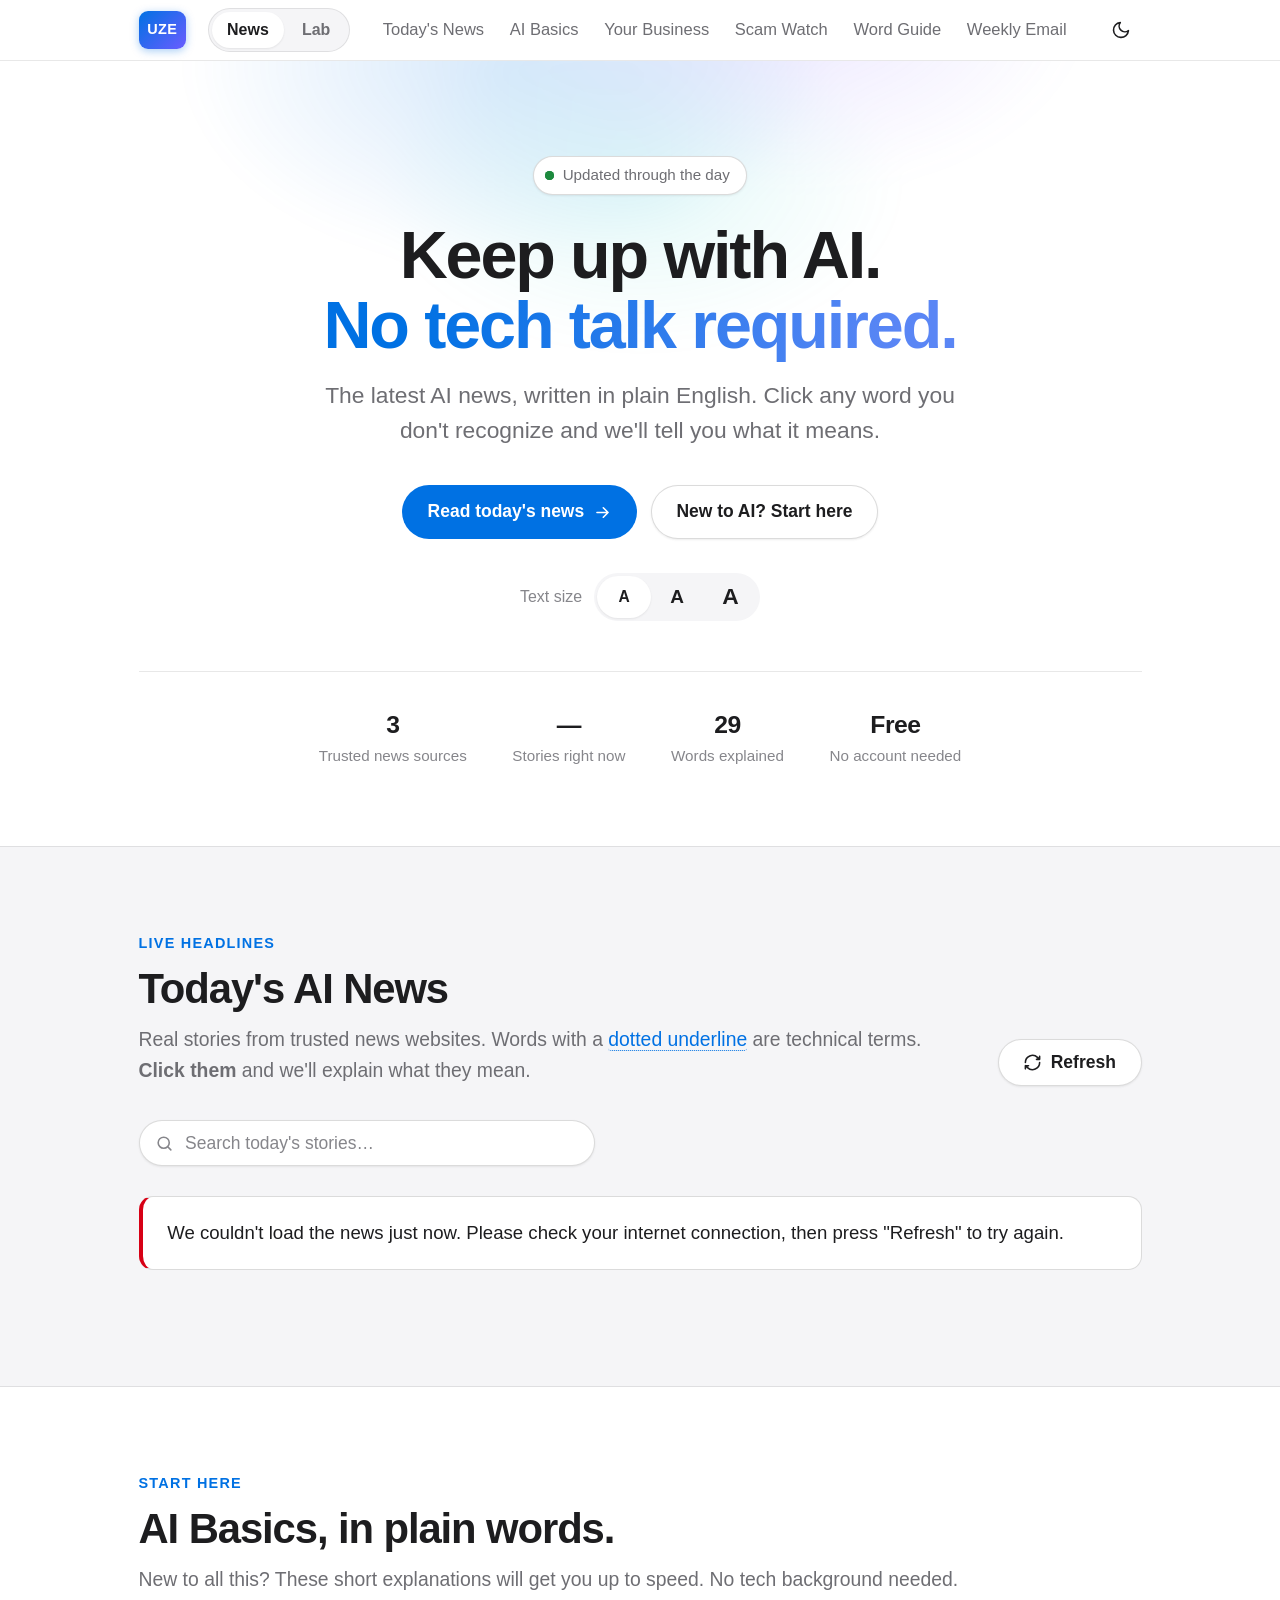
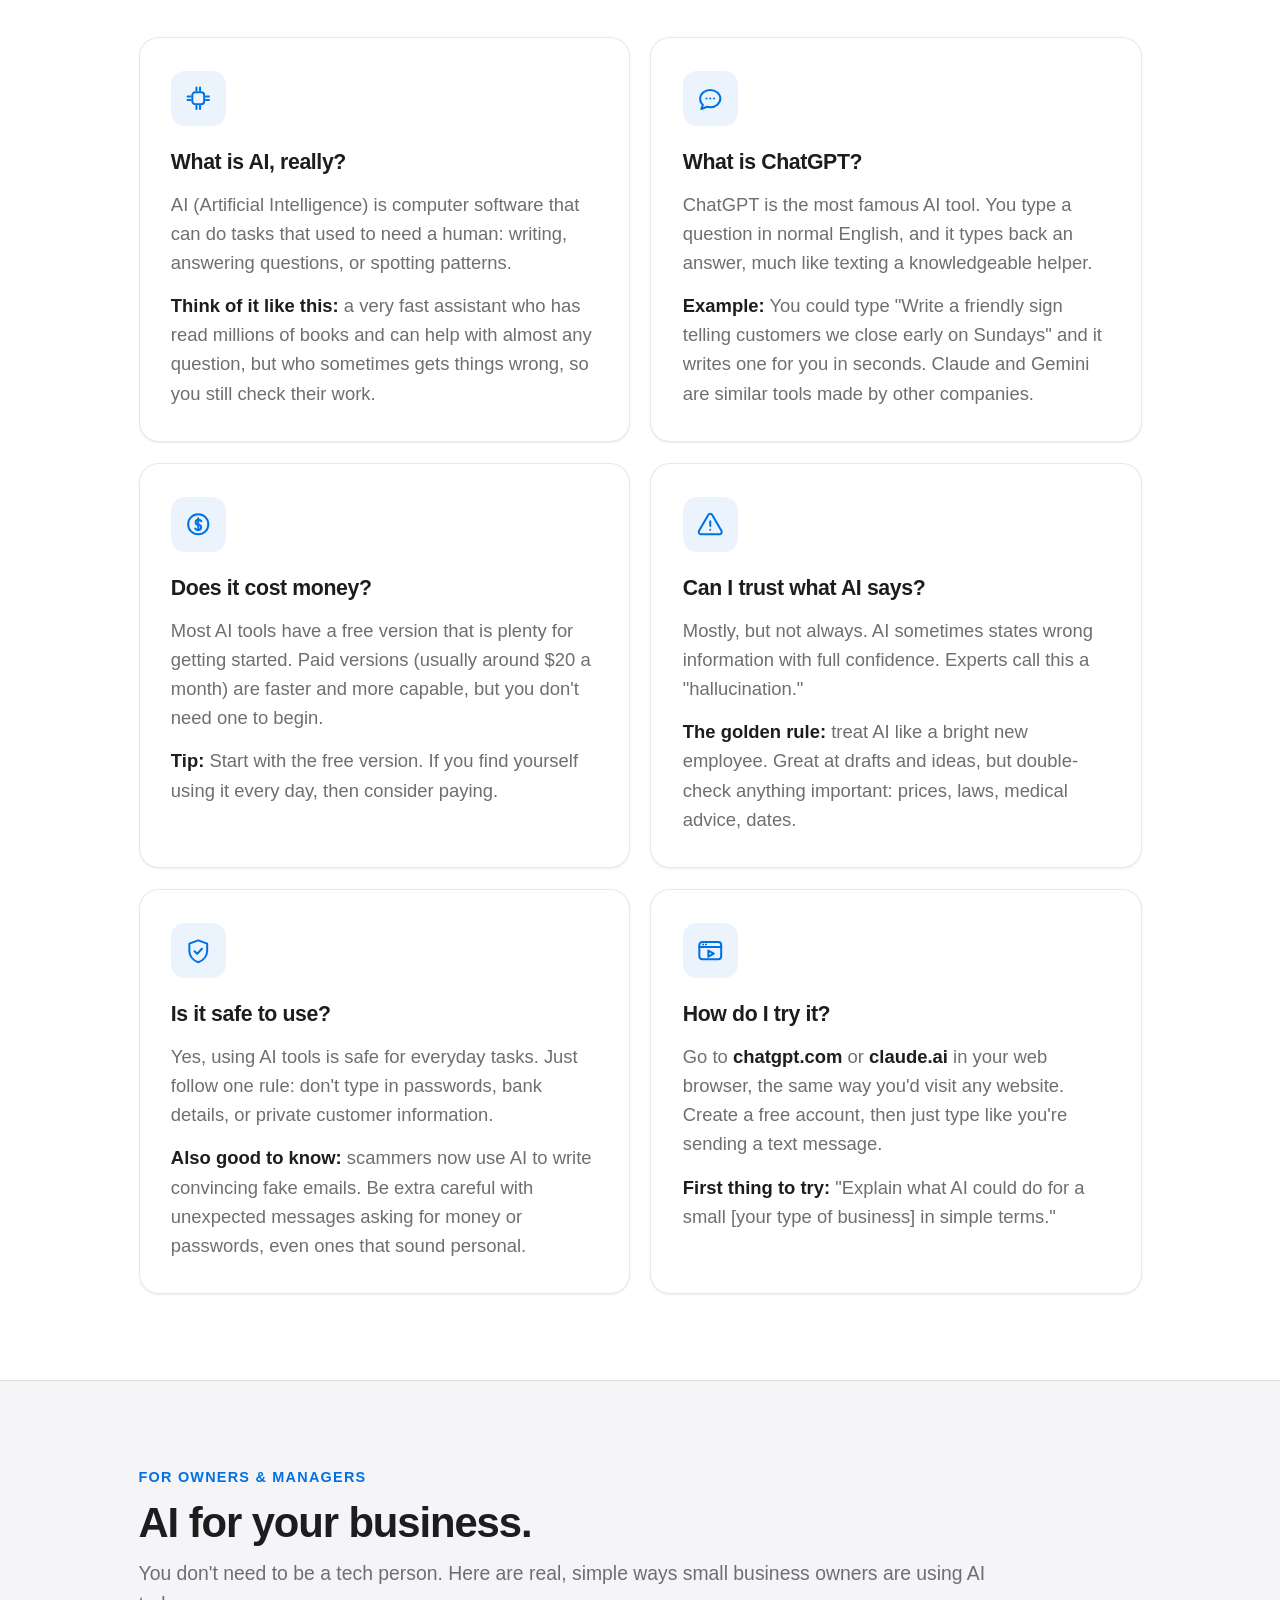
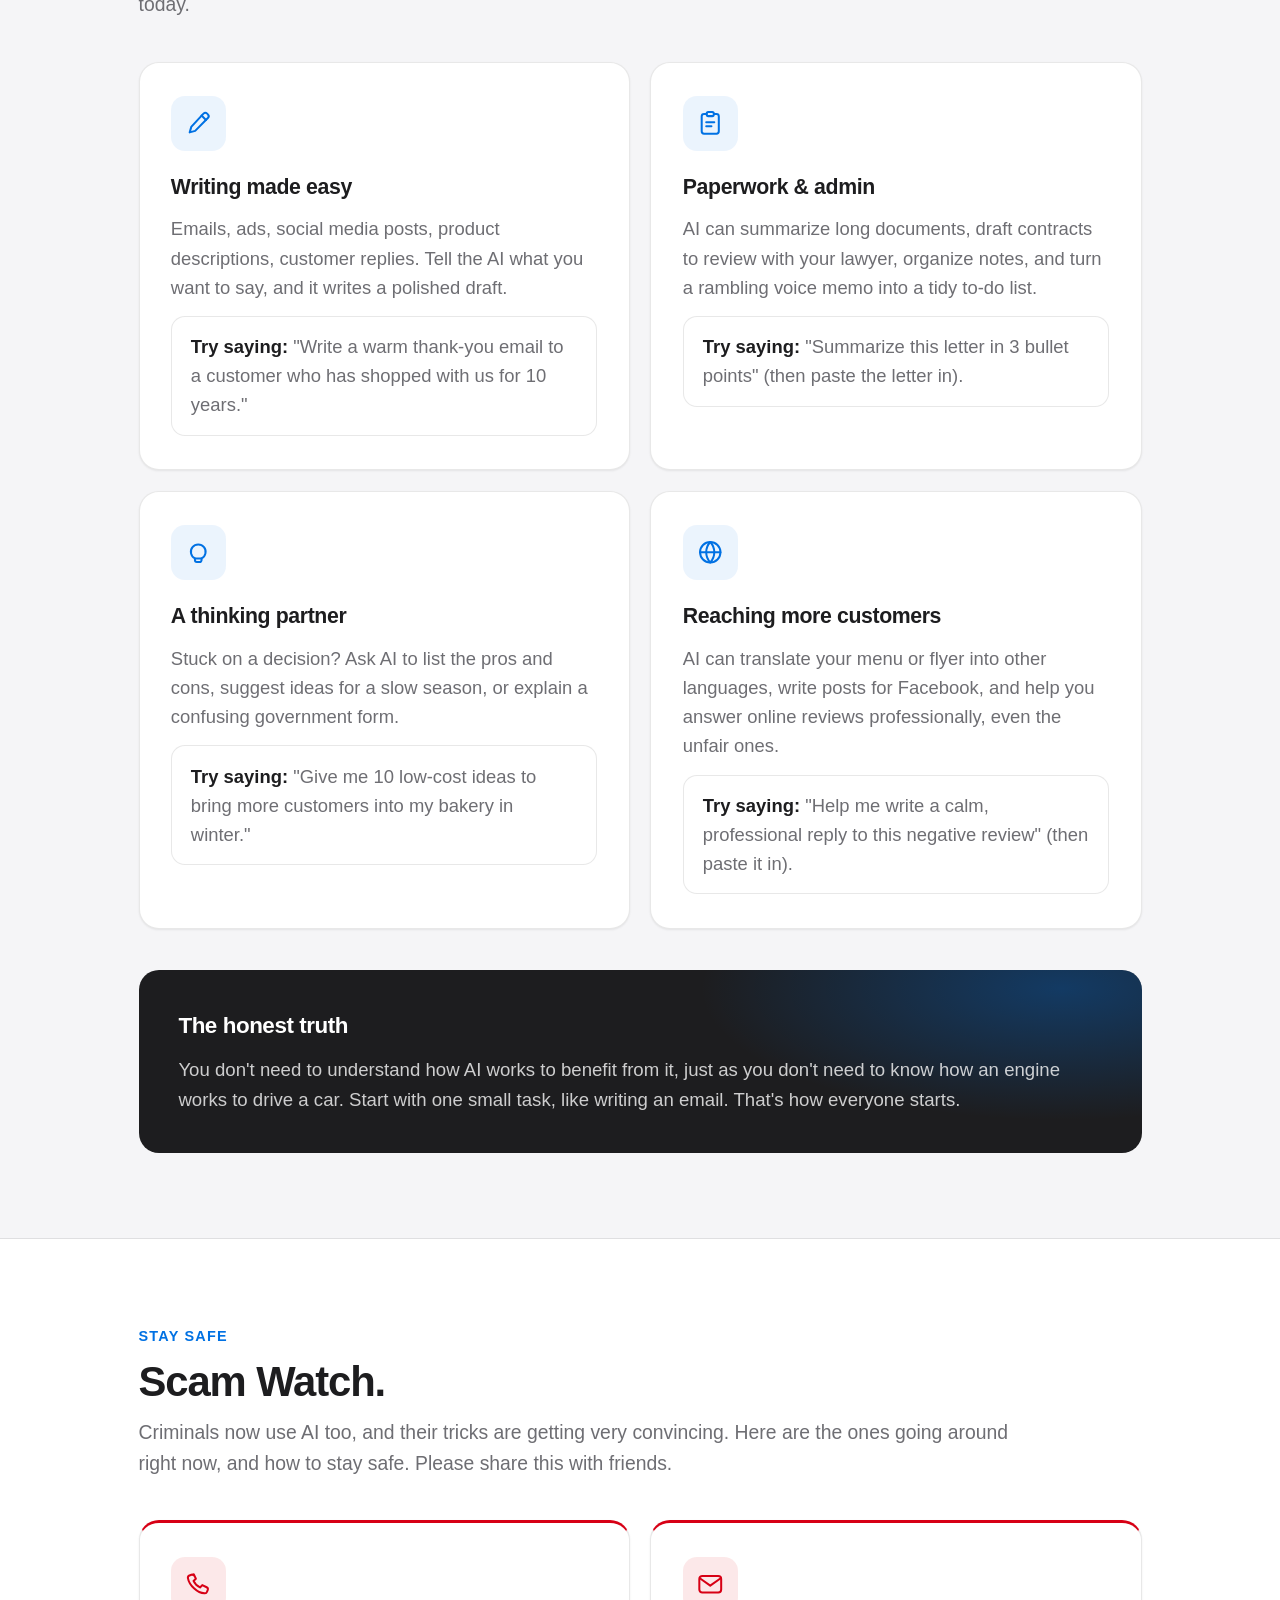
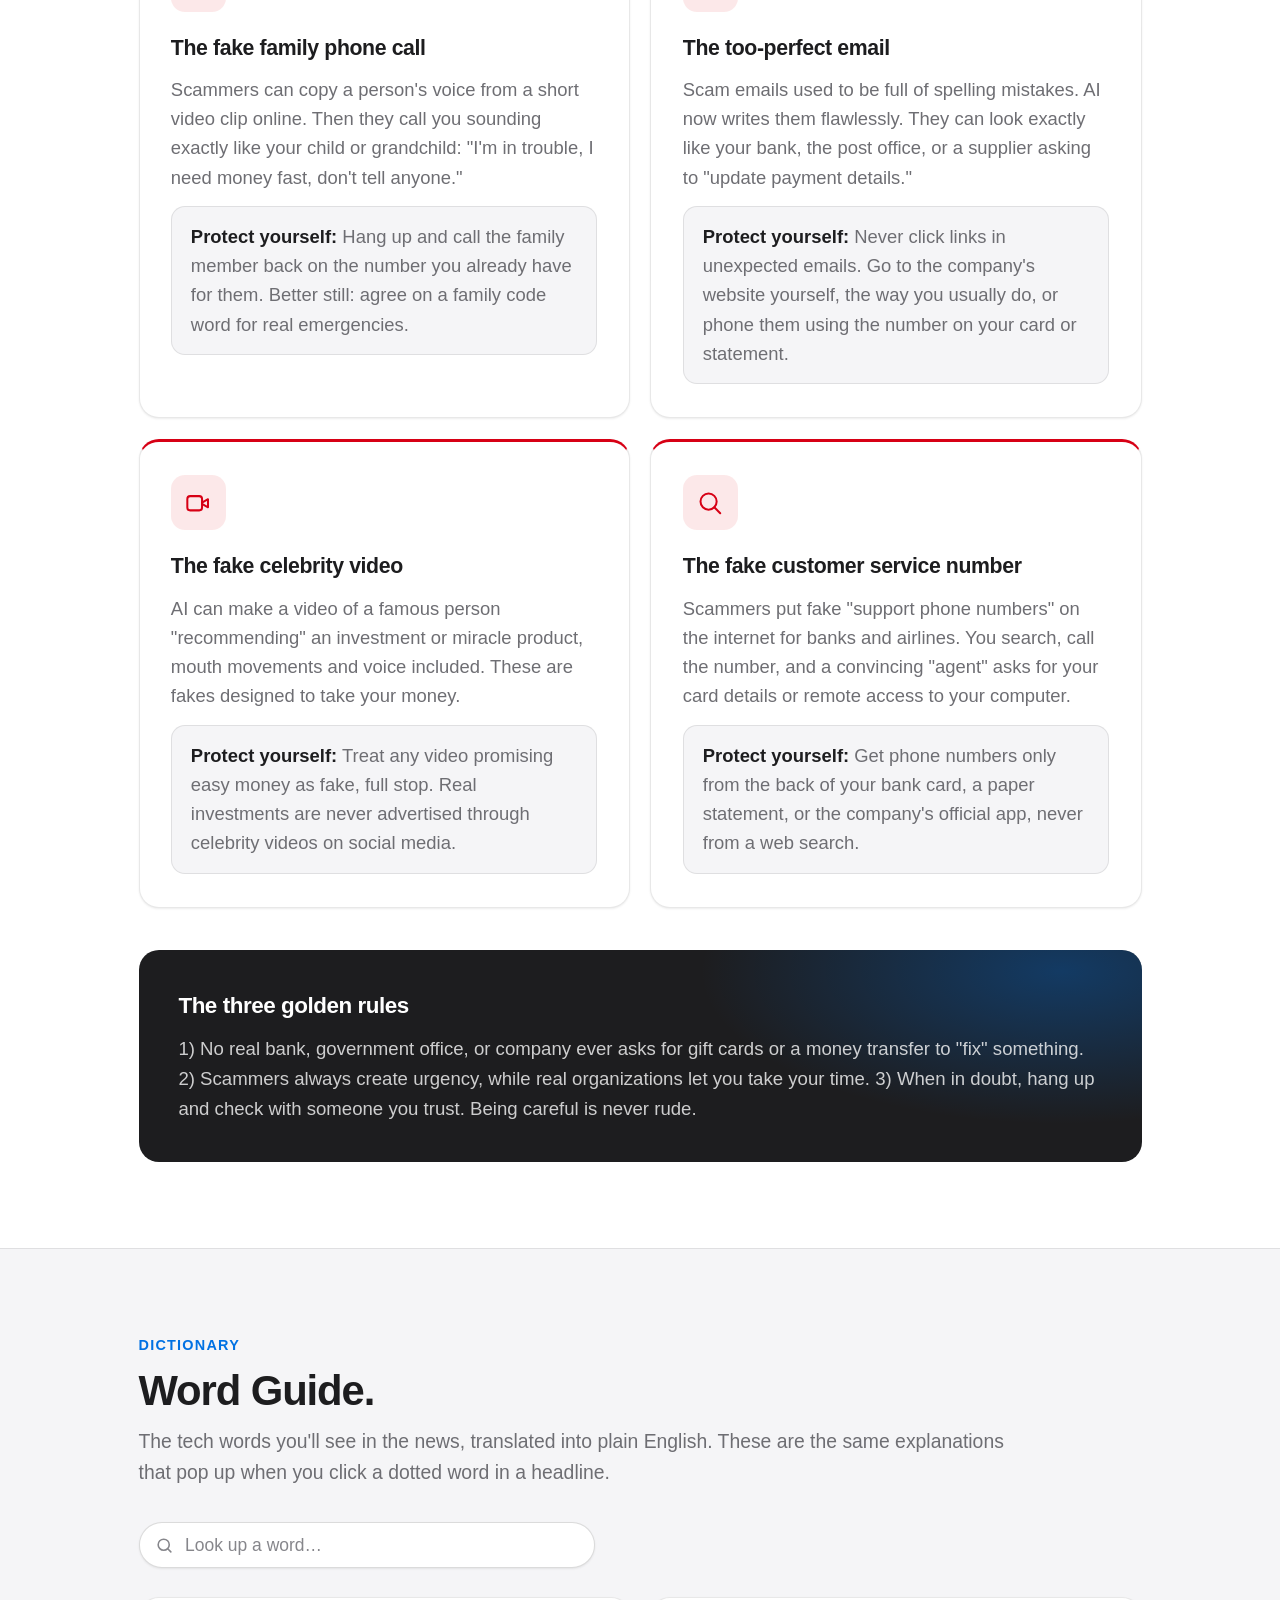
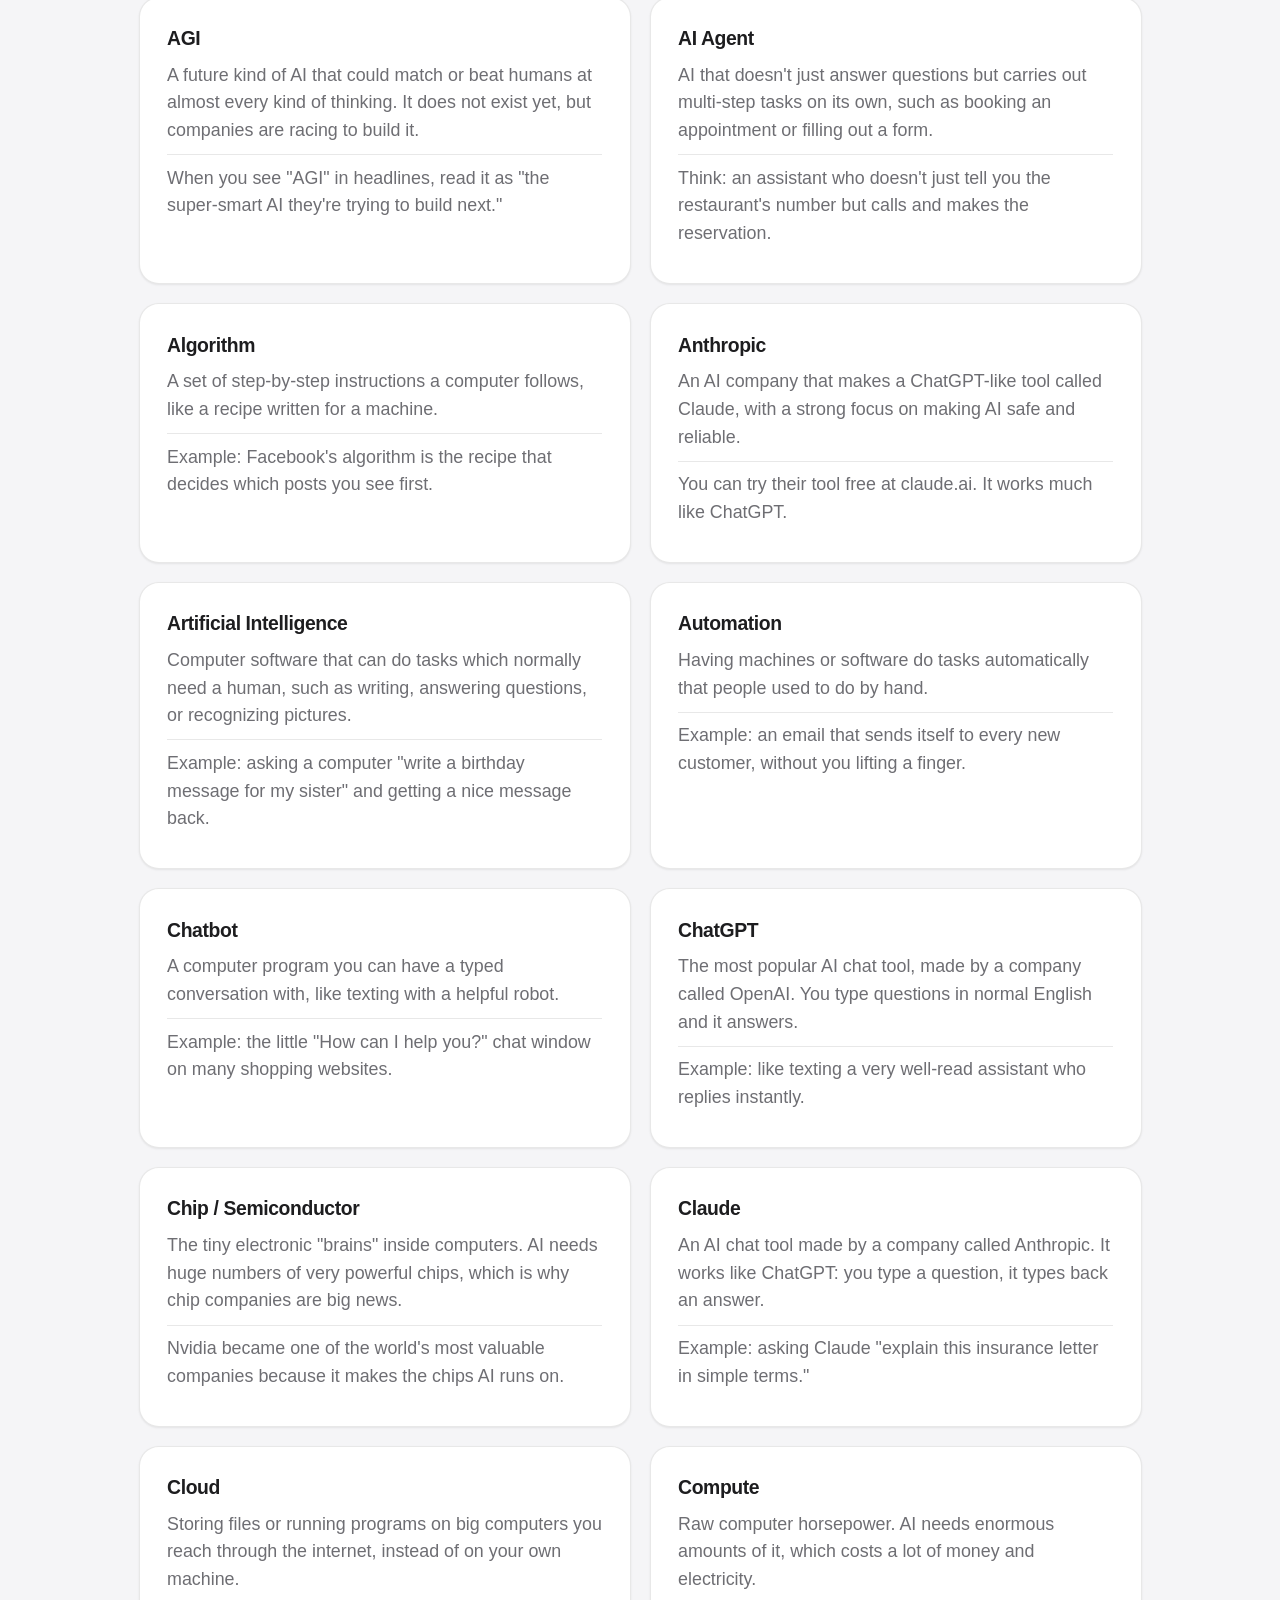
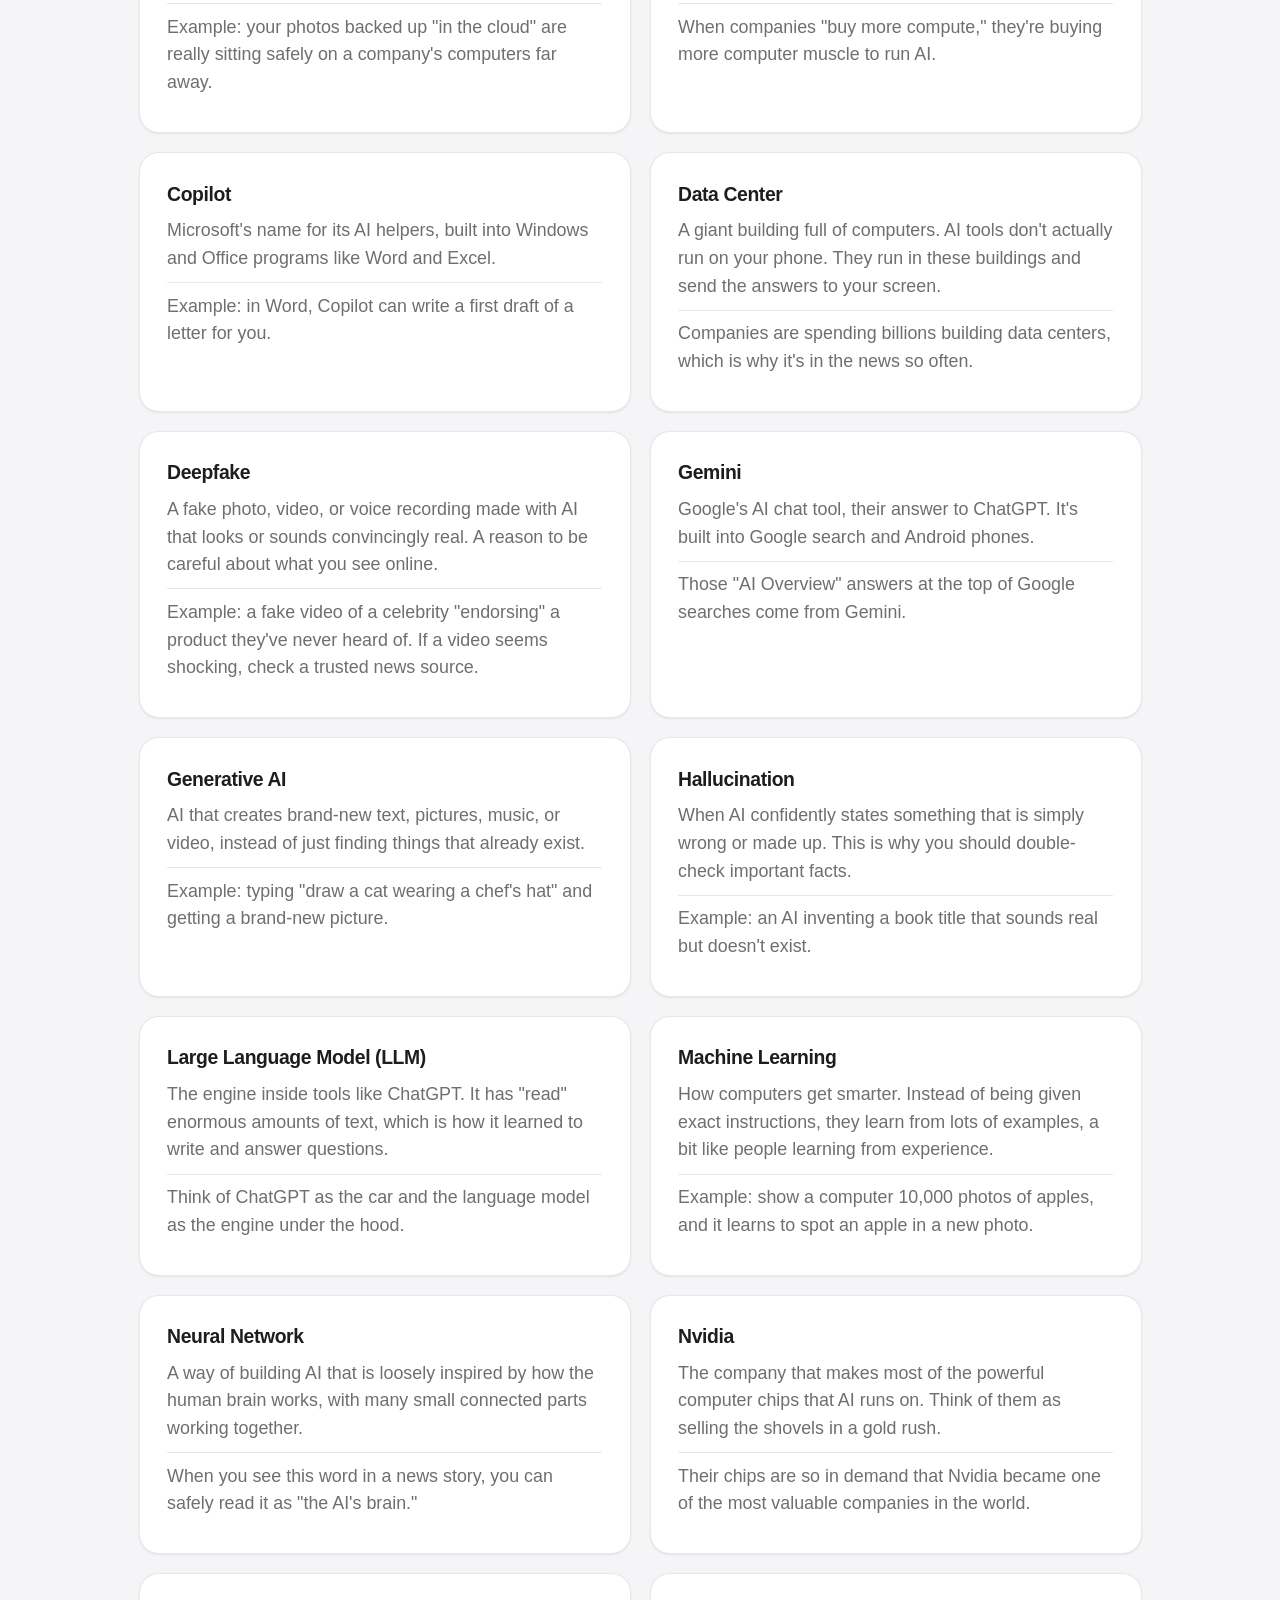
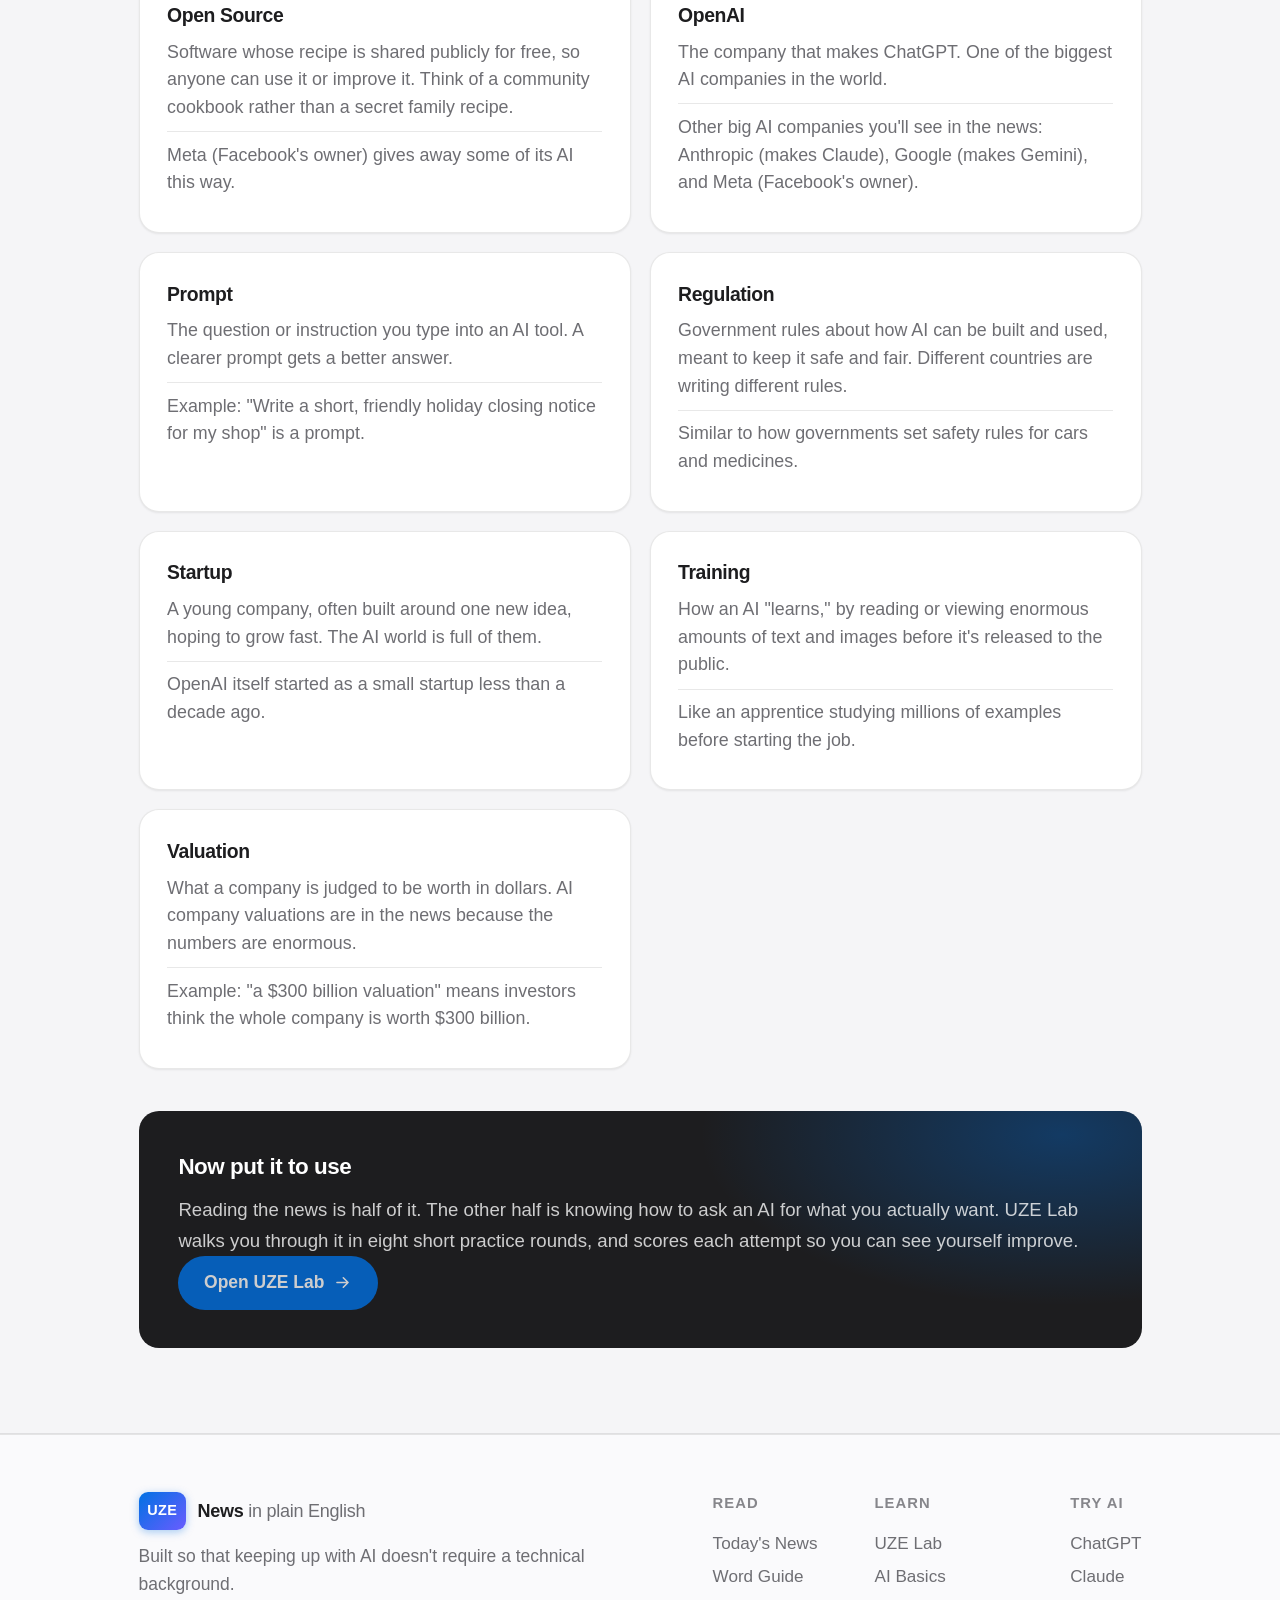
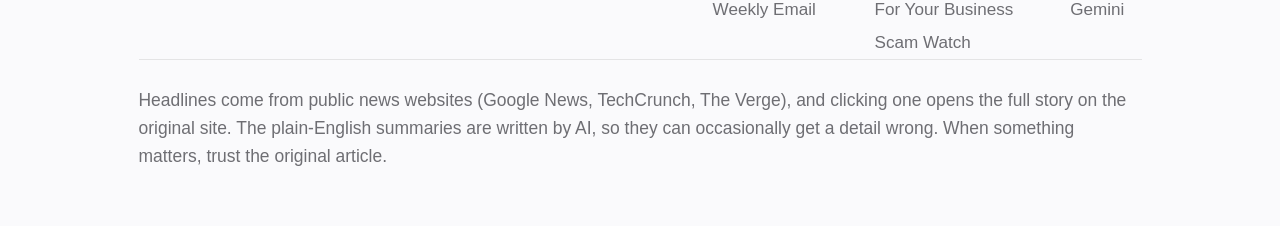
<file: index.html>
<!DOCTYPE html>
<html lang="en">
<head>
  <meta charset="UTF-8">
  <meta name="viewport" content="width=device-width, initial-scale=1.0">
  <title>UZE News: AI news in plain English</title>
  <meta name="description" content="The latest AI news explained in simple, everyday language, for people who are new to technology.">
  <meta name="theme-color" content="#ffffff">
  <link rel="manifest" href="manifest.json">
  <link rel="apple-touch-icon" href="icon-180.png">
  <link rel="icon" type="image/png" href="icon-192.png">
  <link rel="stylesheet" href="styles.css">
  <script>
    // Applied before first paint so there's no flash of the wrong theme
    (function () {
      var t = localStorage.getItem("theme");
      if (!t) t = matchMedia("(prefers-color-scheme: dark)").matches ? "dark" : "light";
      document.documentElement.dataset.theme = t;
      document.documentElement.dataset.size = localStorage.getItem("textSize") || "normal";
    })();
  </script>
</head>
<body>

  <a class="skip-link" href="#news">Skip to the news</a>

  <nav class="site-nav" aria-label="Main sections">
    <div class="container nav-inner">
      <a class="nav-brand" href="index.html" aria-label="UZE home">
        <span class="brand-mark" aria-hidden="true">UZE</span>
        <span class="brand-text">News <em>in plain English</em></span>
      </a>

      <div class="product-switch">
        <a href="index.html" aria-current="page">News</a>
        <a href="lab.html">Lab</a>
      </div>

      <div class="nav-links" id="nav-links">
        <a href="#news">Today's News</a>
        <a href="#basics">AI Basics</a>
        <a href="#business">Your Business</a>
        <a href="#scams">Scam Watch</a>
        <a href="#glossary">Word Guide</a>
        <a href="digest.html">Weekly Email</a>
      </div>

      <div class="nav-actions">
        <button type="button" id="theme-toggle" class="icon-btn theme-toggle" aria-label="Switch between light and dark mode">
          <svg class="icon-moon" viewBox="0 0 24 24" fill="none" stroke="currentColor" aria-hidden="true"><path d="M21 12.8A9 9 0 1 1 11.2 3a7 7 0 0 0 9.8 9.8z" stroke-linecap="round" stroke-linejoin="round"/></svg>
          <svg class="icon-sun" viewBox="0 0 24 24" fill="none" stroke="currentColor" aria-hidden="true"><circle cx="12" cy="12" r="4.2"/><path d="M12 2.5v2M12 19.5v2M2.5 12h2M19.5 12h2M5.3 5.3l1.4 1.4M17.3 17.3l1.4 1.4M18.7 5.3l-1.4 1.4M6.7 17.3l-1.4 1.4" stroke-linecap="round"/></svg>
        </button>
        <button type="button" id="nav-toggle" class="icon-btn nav-toggle" aria-label="Open the menu" aria-expanded="false" aria-controls="nav-links">
          <svg viewBox="0 0 24 24" fill="none" stroke="currentColor" aria-hidden="true"><path d="M4 7h16M4 12h16M4 17h16" stroke-linecap="round"/></svg>
        </button>
      </div>

      <div class="scroll-progress" aria-hidden="true"><span id="scroll-bar"></span></div>
    </div>
  </nav>

  <header class="hero">
    <div class="hero-glow" aria-hidden="true"></div>
    <div class="container">
      <p class="hero-eyebrow"><span class="live-dot" aria-hidden="true"></span> Updated through the day</p>
      <h1>Keep up with AI.<br><span class="grad">No tech talk required.</span></h1>
      <p class="hero-sub">The latest AI news, written in plain English. Click any word you don't recognize and we'll tell you what it means.</p>

      <div class="hero-cta">
        <a class="btn" href="#news">
          Read today's news
          <svg viewBox="0 0 24 24" fill="none" stroke="currentColor" aria-hidden="true"><path d="M5 12h14M13 6l6 6-6 6" stroke-linecap="round" stroke-linejoin="round"/></svg>
        </a>
        <a class="btn btn-secondary" href="#basics">New to AI? Start here</a>
      </div>

      <div class="text-size-control" role="group" aria-label="Text size">
        <span class="text-size-label">Text size</span>
        <span class="size-segment">
          <button type="button" data-size="normal" class="size-btn active" aria-label="Normal text size">A</button>
          <button type="button" data-size="large" class="size-btn size-btn-large" aria-label="Large text size">A</button>
          <button type="button" data-size="xlarge" class="size-btn size-btn-xlarge" aria-label="Extra large text size">A</button>
        </span>
      </div>

      <div class="hero-stats">
        <div class="hero-stat"><b>3</b><span>Trusted news sources</span></div>
        <div class="hero-stat"><b id="stat-stories">—</b><span>Stories right now</span></div>
        <div class="hero-stat"><b id="stat-words">29</b><span>Words explained</span></div>
        <div class="hero-stat"><b>Free</b><span>No account needed</span></div>
      </div>
    </div>
  </header>

  <main id="main">

    <!-- ===================== NEWS ===================== -->
    <section id="news" class="section section-alt">
      <div class="container">
        <div class="section-heading">
          <div>
            <p class="section-eyebrow">Live headlines</p>
            <h2>Today's AI News</h2>
            <p class="section-intro">
              Real stories from trusted news websites. Words with a
              <span class="jargon-demo">dotted&nbsp;underline</span> are technical terms.
              <strong>Click them</strong> and we'll explain what they mean.
            </p>
          </div>
          <button type="button" id="refresh-btn" class="btn btn-secondary">
            <svg viewBox="0 0 24 24" fill="none" stroke="currentColor" aria-hidden="true"><path d="M3 12a9 9 0 0 1 15.3-6.4L21 8M21 4v4h-4M21 12a9 9 0 0 1-15.3 6.4L3 16M3 20v-4h4" stroke-linecap="round" stroke-linejoin="round"/></svg>
            Refresh
          </button>
        </div>

        <div class="news-toolbar">
          <div class="search-wrap">
            <svg viewBox="0 0 24 24" fill="none" stroke="currentColor" aria-hidden="true"><circle cx="11" cy="11" r="7"/><path d="M20 20l-3.9-3.9" stroke-linecap="round"/></svg>
            <input type="search" id="news-search" placeholder="Search today's stories…" aria-label="Search today's stories" autocomplete="off">
            <button type="button" class="search-clear" id="search-clear" aria-label="Clear search" hidden>&times;</button>
          </div>
          <div id="category-filters" class="filter-bar" role="group" aria-label="Filter stories by topic" hidden>
            <button type="button" data-cat="all" class="filter-btn active">Everything</button>
            <button type="button" data-cat="business" class="filter-btn">Money &amp; Business</button>
            <button type="button" data-cat="gadgets" class="filter-btn">Gadgets &amp; Apps</button>
            <button type="button" data-cat="safety" class="filter-btn">Safety &amp; Rules</button>
            <button type="button" data-cat="saved" class="filter-btn"><svg viewBox="0 0 24 24" fill="none" stroke="currentColor" aria-hidden="true"><path d="m12 4 2.5 5.1 5.6.8-4 4 .9 5.6L12 16.9 7 19.5l.9-5.6-4-4 5.6-.8L12 4z" stroke-linecap="round" stroke-linejoin="round"/></svg>Saved</button>
          </div>
        </div>

        <div id="news-status" class="news-status" role="status" aria-live="polite">Loading the latest news for you…</div>
        <div id="news-skeleton" class="skeleton-list" aria-hidden="true"></div>
        <div id="news-list" class="news-list"></div>
        <p id="filter-empty" class="filter-empty" hidden>
          <strong>Nothing here right now</strong>
          Try a different topic, clear your search, or press "Everything".
        </p>
      </div>
    </section>

    <!-- ===================== BASICS ===================== -->
    <section id="basics" class="section">
      <div class="container">
        <p class="section-eyebrow reveal">Start here</p>
        <h2 class="reveal">AI Basics, in plain words.</h2>
        <p class="section-intro reveal">New to all this? These short explanations will get you up to speed. No tech background needed.</p>
        <div class="card-grid">

          <article class="card reveal">
            <div class="card-icon" aria-hidden="true"><svg viewBox="0 0 24 24" fill="none" stroke="currentColor" stroke-linecap="round" stroke-linejoin="round"><rect x="7" y="7" width="10" height="10" rx="2.5"/><path d="M10.5 3v2.5M13.5 3v2.5M10.5 18.5V21M13.5 18.5V21M3 10.5h2.5M3 13.5h2.5M18.5 10.5H21M18.5 13.5H21"/></svg></div>
            <h3>What is AI, really?</h3>
            <p>AI (Artificial Intelligence) is computer software that can do tasks that used to need a human: writing, answering questions, or spotting patterns.</p>
            <p><strong>Think of it like this:</strong> a very fast assistant who has read millions of books and can help with almost any question, but who sometimes gets things wrong, so you still check their work.</p>
          </article>

          <article class="card reveal">
            <div class="card-icon" aria-hidden="true"><svg viewBox="0 0 24 24" fill="none" stroke="currentColor" stroke-linecap="round" stroke-linejoin="round"><path d="M20.5 12.3c0 4-3.8 7.2-8.5 7.2a9.8 9.8 0 0 1-2.5-.3L4.5 21l1.3-3.4A6.9 6.9 0 0 1 3.5 12.3c0-4 3.8-7.3 8.5-7.3s8.5 3.3 8.5 7.3Z"/><path d="M8.8 12.3h.01M12 12.3h.01M15.2 12.3h.01"/></svg></div>
            <h3>What is ChatGPT?</h3>
            <p>ChatGPT is the most famous AI tool. You type a question in normal English, and it types back an answer, much like texting a knowledgeable helper.</p>
            <p><strong>Example:</strong> You could type "Write a friendly sign telling customers we close early on Sundays" and it writes one for you in seconds. Claude and Gemini are similar tools made by other companies.</p>
          </article>

          <article class="card reveal">
            <div class="card-icon" aria-hidden="true"><svg viewBox="0 0 24 24" fill="none" stroke="currentColor" stroke-linecap="round" stroke-linejoin="round"><circle cx="12" cy="12" r="8.5"/><path d="M12 7v10M14.6 9.4A2.6 2.6 0 0 0 12 8.3h-.3a2.1 2.1 0 0 0-.4 4.1l1.6.3a2.1 2.1 0 0 1-.4 4.1H12a2.6 2.6 0 0 1-2.6-1.2"/></svg></div>
            <h3>Does it cost money?</h3>
            <p>Most AI tools have a free version that is plenty for getting started. Paid versions (usually around $20 a month) are faster and more capable, but you don't need one to begin.</p>
            <p><strong>Tip:</strong> Start with the free version. If you find yourself using it every day, then consider paying.</p>
          </article>

          <article class="card reveal">
            <div class="card-icon" aria-hidden="true"><svg viewBox="0 0 24 24" fill="none" stroke="currentColor" stroke-linecap="round" stroke-linejoin="round"><path d="M10.3 4.2 2.6 17.5A2 2 0 0 0 4.3 20.5h15.4a2 2 0 0 0 1.7-3L13.7 4.2a2 2 0 0 0-3.4 0Z"/><path d="M12 9.5v4M12 16.6h.01"/></svg></div>
            <h3>Can I trust what AI says?</h3>
            <p>Mostly, but not always. AI sometimes states wrong information with full confidence. Experts call this a "hallucination."</p>
            <p><strong>The golden rule:</strong> treat AI like a bright new employee. Great at drafts and ideas, but double-check anything important: prices, laws, medical advice, dates.</p>
          </article>

          <article class="card reveal">
            <div class="card-icon" aria-hidden="true"><svg viewBox="0 0 24 24" fill="none" stroke="currentColor" stroke-linecap="round" stroke-linejoin="round"><path d="M12 2.8 4.5 5.6v5.9c0 4.3 3 8.2 7.5 9.7 4.5-1.5 7.5-5.4 7.5-9.7V5.6L12 2.8Z"/><path d="m8.9 12 2.2 2.2 4-4.3"/></svg></div>
            <h3>Is it safe to use?</h3>
            <p>Yes, using AI tools is safe for everyday tasks. Just follow one rule: don't type in passwords, bank details, or private customer information.</p>
            <p><strong>Also good to know:</strong> scammers now use AI to write convincing fake emails. Be extra careful with unexpected messages asking for money or passwords, even ones that sound personal.</p>
          </article>

          <article class="card reveal">
            <div class="card-icon" aria-hidden="true"><svg viewBox="0 0 24 24" fill="none" stroke="currentColor" stroke-linecap="round" stroke-linejoin="round"><rect x="2.8" y="4.2" width="18.4" height="14.6" rx="2.5"/><path d="M2.8 8.4h18.4M6 6.3h.01M8.4 6.3h.01"/><path d="m10.4 11.4 4.6 2.6-4.6 2.6v-5.2Z"/></svg></div>
            <h3>How do I try it?</h3>
            <p>Go to <strong>chatgpt.com</strong> or <strong>claude.ai</strong> in your web browser, the same way you'd visit any website. Create a free account, then just type like you're sending a text message.</p>
            <p><strong>First thing to try:</strong> "Explain what AI could do for a small [your type of business] in simple terms."</p>
          </article>

        </div>
      </div>
    </section>

    <!-- ===================== BUSINESS ===================== -->
    <section id="business" class="section section-alt">
      <div class="container">
        <p class="section-eyebrow reveal">For owners &amp; managers</p>
        <h2 class="reveal">AI for your business.</h2>
        <p class="section-intro reveal">You don't need to be a tech person. Here are real, simple ways small business owners are using AI today.</p>
        <div class="card-grid">

          <article class="card reveal">
            <div class="card-icon" aria-hidden="true"><svg viewBox="0 0 24 24" fill="none" stroke="currentColor" stroke-linecap="round" stroke-linejoin="round"><path d="M16.4 3.9a2.2 2.2 0 0 1 3.1 0l.6.6a2.2 2.2 0 0 1 0 3.1L9.4 18.4l-4.6 1.3 1.3-4.6L16.4 3.9Z"/><path d="m14.8 5.5 3.7 3.7"/></svg></div>
            <h3>Writing made easy</h3>
            <p>Emails, ads, social media posts, product descriptions, customer replies. Tell the AI what you want to say, and it writes a polished draft.</p>
            <p class="try-it"><strong>Try saying:</strong> "Write a warm thank-you email to a customer who has shopped with us for 10 years."</p>
          </article>

          <article class="card reveal">
            <div class="card-icon" aria-hidden="true"><svg viewBox="0 0 24 24" fill="none" stroke="currentColor" stroke-linecap="round" stroke-linejoin="round"><path d="M9 4.2H6.8a2 2 0 0 0-2 2v12.6a2 2 0 0 0 2 2h10.4a2 2 0 0 0 2-2V6.2a2 2 0 0 0-2-2H15"/><rect x="9" y="2.6" width="6" height="3.4" rx="1.3"/><path d="M8.6 11.2h6.8M8.6 14.6h4.4"/></svg></div>
            <h3>Paperwork &amp; admin</h3>
            <p>AI can summarize long documents, draft contracts to review with your lawyer, organize notes, and turn a rambling voice memo into a tidy to-do list.</p>
            <p class="try-it"><strong>Try saying:</strong> "Summarize this letter in 3 bullet points" (then paste the letter in).</p>
          </article>

          <article class="card reveal">
            <div class="card-icon" aria-hidden="true"><svg viewBox="0 0 24 24" fill="none" stroke="currentColor" stroke-linecap="round" stroke-linejoin="round"><path d="M9.2 17.2a6.2 6.2 0 1 1 5.6 0v1.4a1.6 1.6 0 0 1-1.6 1.6h-2.4a1.6 1.6 0 0 1-1.6-1.6v-1.4Z"/><path d="M9.4 17.2h5.2"/></svg></div>
            <h3>A thinking partner</h3>
            <p>Stuck on a decision? Ask AI to list the pros and cons, suggest ideas for a slow season, or explain a confusing government form.</p>
            <p class="try-it"><strong>Try saying:</strong> "Give me 10 low-cost ideas to bring more customers into my bakery in winter."</p>
          </article>

          <article class="card reveal">
            <div class="card-icon" aria-hidden="true"><svg viewBox="0 0 24 24" fill="none" stroke="currentColor" stroke-linecap="round" stroke-linejoin="round"><circle cx="12" cy="12" r="8.6"/><path d="M3.4 12h17.2"/><path d="M12 3.4c2.2 2.4 3.4 5.4 3.4 8.6s-1.2 6.2-3.4 8.6c-2.2-2.4-3.4-5.4-3.4-8.6S9.8 5.8 12 3.4Z"/></svg></div>
            <h3>Reaching more customers</h3>
            <p>AI can translate your menu or flyer into other languages, write posts for Facebook, and help you answer online reviews professionally, even the unfair ones.</p>
            <p class="try-it"><strong>Try saying:</strong> "Help me write a calm, professional reply to this negative review" (then paste it in).</p>
          </article>

        </div>
        <div class="callout reveal">
          <h3>The honest truth</h3>
          <p>You don't need to understand how AI works to benefit from it, just as you don't need to know how an engine works to drive a car. Start with one small task, like writing an email. That's how everyone starts.</p>
        </div>
      </div>
    </section>

    <!-- ===================== SCAM WATCH ===================== -->
    <section id="scams" class="section">
      <div class="container">
        <p class="section-eyebrow reveal">Stay safe</p>
        <h2 class="reveal">Scam Watch.</h2>
        <p class="section-intro reveal">Criminals now use AI too, and their tricks are getting very convincing. Here are the ones going around right now, and how to stay safe. Please share this with friends.</p>
        <div class="card-grid">

          <article class="card card-scam reveal">
            <div class="card-icon" aria-hidden="true"><svg viewBox="0 0 24 24" fill="none" stroke="currentColor" stroke-linecap="round" stroke-linejoin="round"><path d="M8.2 3.6 10 7.3l-2 1.9a11.5 11.5 0 0 0 5.5 5.5l1.9-2 3.7 1.8a1.8 1.8 0 0 1 .9 2.2l-.6 1.6a2 2 0 0 1-2.2 1.3C11.2 19.6 4.4 12.8 3.3 6.8a2 2 0 0 1 1.3-2.2l1.6-.6a1.8 1.8 0 0 1 2 .6Z"/></svg></div>
            <h3>The fake family phone call</h3>
            <p>Scammers can copy a person's voice from a short video clip online. Then they call you sounding exactly like your child or grandchild: "I'm in trouble, I need money fast, don't tell anyone."</p>
            <p class="try-it"><strong>Protect yourself:</strong> Hang up and call the family member back on the number you already have for them. Better still: agree on a family code word for real emergencies.</p>
          </article>

          <article class="card card-scam reveal">
            <div class="card-icon" aria-hidden="true"><svg viewBox="0 0 24 24" fill="none" stroke="currentColor" stroke-linecap="round" stroke-linejoin="round"><rect x="2.8" y="5" width="18.4" height="14" rx="2.5"/><path d="m3.8 7.4 8.2 5.8 8.2-5.8"/></svg></div>
            <h3>The too-perfect email</h3>
            <p>Scam emails used to be full of spelling mistakes. AI now writes them flawlessly. They can look exactly like your bank, the post office, or a supplier asking to "update payment details."</p>
            <p class="try-it"><strong>Protect yourself:</strong> Never click links in unexpected emails. Go to the company's website yourself, the way you usually do, or phone them using the number on your card or statement.</p>
          </article>

          <article class="card card-scam reveal">
            <div class="card-icon" aria-hidden="true"><svg viewBox="0 0 24 24" fill="none" stroke="currentColor" stroke-linecap="round" stroke-linejoin="round"><rect x="2.8" y="6" width="12.4" height="12" rx="2.4"/><path d="m15.2 11.4 5-2.8v6.8l-5-2.8v-1.2Z"/></svg></div>
            <h3>The fake celebrity video</h3>
            <p>AI can make a video of a famous person "recommending" an investment or miracle product, mouth movements and voice included. These are fakes designed to take your money.</p>
            <p class="try-it"><strong>Protect yourself:</strong> Treat any video promising easy money as fake, full stop. Real investments are never advertised through celebrity videos on social media.</p>
          </article>

          <article class="card card-scam reveal">
            <div class="card-icon" aria-hidden="true"><svg viewBox="0 0 24 24" fill="none" stroke="currentColor" stroke-linecap="round" stroke-linejoin="round"><circle cx="10.6" cy="10.6" r="6.8"/><path d="m20.4 20.4-5-5"/></svg></div>
            <h3>The fake customer service number</h3>
            <p>Scammers put fake "support phone numbers" on the internet for banks and airlines. You search, call the number, and a convincing "agent" asks for your card details or remote access to your computer.</p>
            <p class="try-it"><strong>Protect yourself:</strong> Get phone numbers only from the back of your bank card, a paper statement, or the company's official app, never from a web search.</p>
          </article>

        </div>
        <div class="callout reveal">
          <h3>The three golden rules</h3>
          <p>1) No real bank, government office, or company ever asks for gift cards or a money transfer to "fix" something. 2) Scammers always create urgency, while real organizations let you take your time. 3) When in doubt, hang up and check with someone you trust. Being careful is never rude.</p>
        </div>
      </div>
    </section>

    <!-- ===================== GLOSSARY ===================== -->
    <section id="glossary" class="section section-alt">
      <div class="container">
        <p class="section-eyebrow reveal">Dictionary</p>
        <h2 class="reveal">Word Guide.</h2>
        <p class="section-intro reveal">The tech words you'll see in the news, translated into plain English. These are the same explanations that pop up when you click a dotted word in a headline.</p>
        <div class="glossary-toolbar">
          <div class="search-wrap">
            <svg viewBox="0 0 24 24" fill="none" stroke="currentColor" aria-hidden="true"><circle cx="11" cy="11" r="7"/><path d="M20 20l-3.9-3.9" stroke-linecap="round"/></svg>
            <input type="search" id="glossary-search" placeholder="Look up a word…" aria-label="Search the word guide" autocomplete="off">
            <button type="button" class="search-clear" id="glossary-clear" aria-label="Clear search" hidden>&times;</button>
          </div>
        </div>
        <div id="glossary-list" class="glossary-list"></div>
        <p id="glossary-empty" class="filter-empty" hidden>
          <strong>No match for that word</strong>
          Try part of the word instead, or clear the search to see all of them.
        </p>

        <div class="callout reveal">
          <h3>Now put it to use</h3>
          <p>Reading the news is half of it. The other half is knowing how to ask an AI for what you actually want. UZE Lab walks you through it in eight short practice rounds, and scores each attempt so you can see yourself improve.</p>
          <p><a class="btn" href="lab.html">Open UZE Lab
            <svg viewBox="0 0 24 24" fill="none" stroke="currentColor" aria-hidden="true"><path d="M5 12h14M13 6l6 6-6 6" stroke-linecap="round" stroke-linejoin="round"/></svg>
          </a></p>
        </div>
      </div>
    </section>

  </main>

  <footer class="site-footer">
    <div class="container">
      <div class="footer-grid">
        <div class="footer-brand">
          <a class="nav-brand" href="index.html">
            <span class="brand-mark" aria-hidden="true">UZE</span>
            <span class="brand-text">News <em>in plain English</em></span>
          </a>
          <p>Built so that keeping up with AI doesn't require a technical background.</p>
        </div>
        <div class="footer-cols">
          <div class="footer-col">
            <h4>Read</h4>
            <a href="#news">Today's News</a>
            <a href="#glossary">Word Guide</a>
            <a href="digest.html">Weekly Email</a>
          </div>
          <div class="footer-col">
            <h4>Learn</h4>
            <a href="lab.html">UZE Lab</a>
            <a href="#basics">AI Basics</a>
            <a href="#business">For Your Business</a>
            <a href="#scams">Scam Watch</a>
          </div>
          <div class="footer-col">
            <h4>Try AI</h4>
            <a href="https://chatgpt.com" target="_blank" rel="noopener">ChatGPT</a>
            <a href="https://claude.ai" target="_blank" rel="noopener">Claude</a>
            <a href="https://gemini.google.com" target="_blank" rel="noopener">Gemini</a>
          </div>
        </div>
      </div>
      <p class="footer-note">Headlines come from public news websites (Google News, TechCrunch, The Verge), and clicking one opens the full story on the original site. The plain-English summaries are written by AI, so they can occasionally get a detail wrong. When something matters, trust the original article.</p>
    </div>
  </footer>

  <button type="button" id="to-top" class="to-top" aria-label="Back to top">
    <svg viewBox="0 0 24 24" fill="none" stroke="currentColor" aria-hidden="true"><path d="M12 19V5M6 11l6-6 6 6" stroke-linecap="round" stroke-linejoin="round"/></svg>
  </button>

  <!-- Popup for jargon explanations -->
  <div id="jargon-popup" class="jargon-popup" hidden>
    <div class="jargon-popup-box" role="dialog" aria-modal="true" aria-labelledby="jargon-popup-term">
      <button type="button" class="jargon-popup-close" aria-label="Close explanation">&times;</button>
      <span class="jargon-popup-label">In plain English</span>
      <h3 id="jargon-popup-term"></h3>
      <p id="jargon-popup-meaning"></p>
      <p id="jargon-popup-example" class="jargon-popup-example"></p>
    </div>
  </div>

  <script src="app.js"></script>
</body>
</html>
</file>
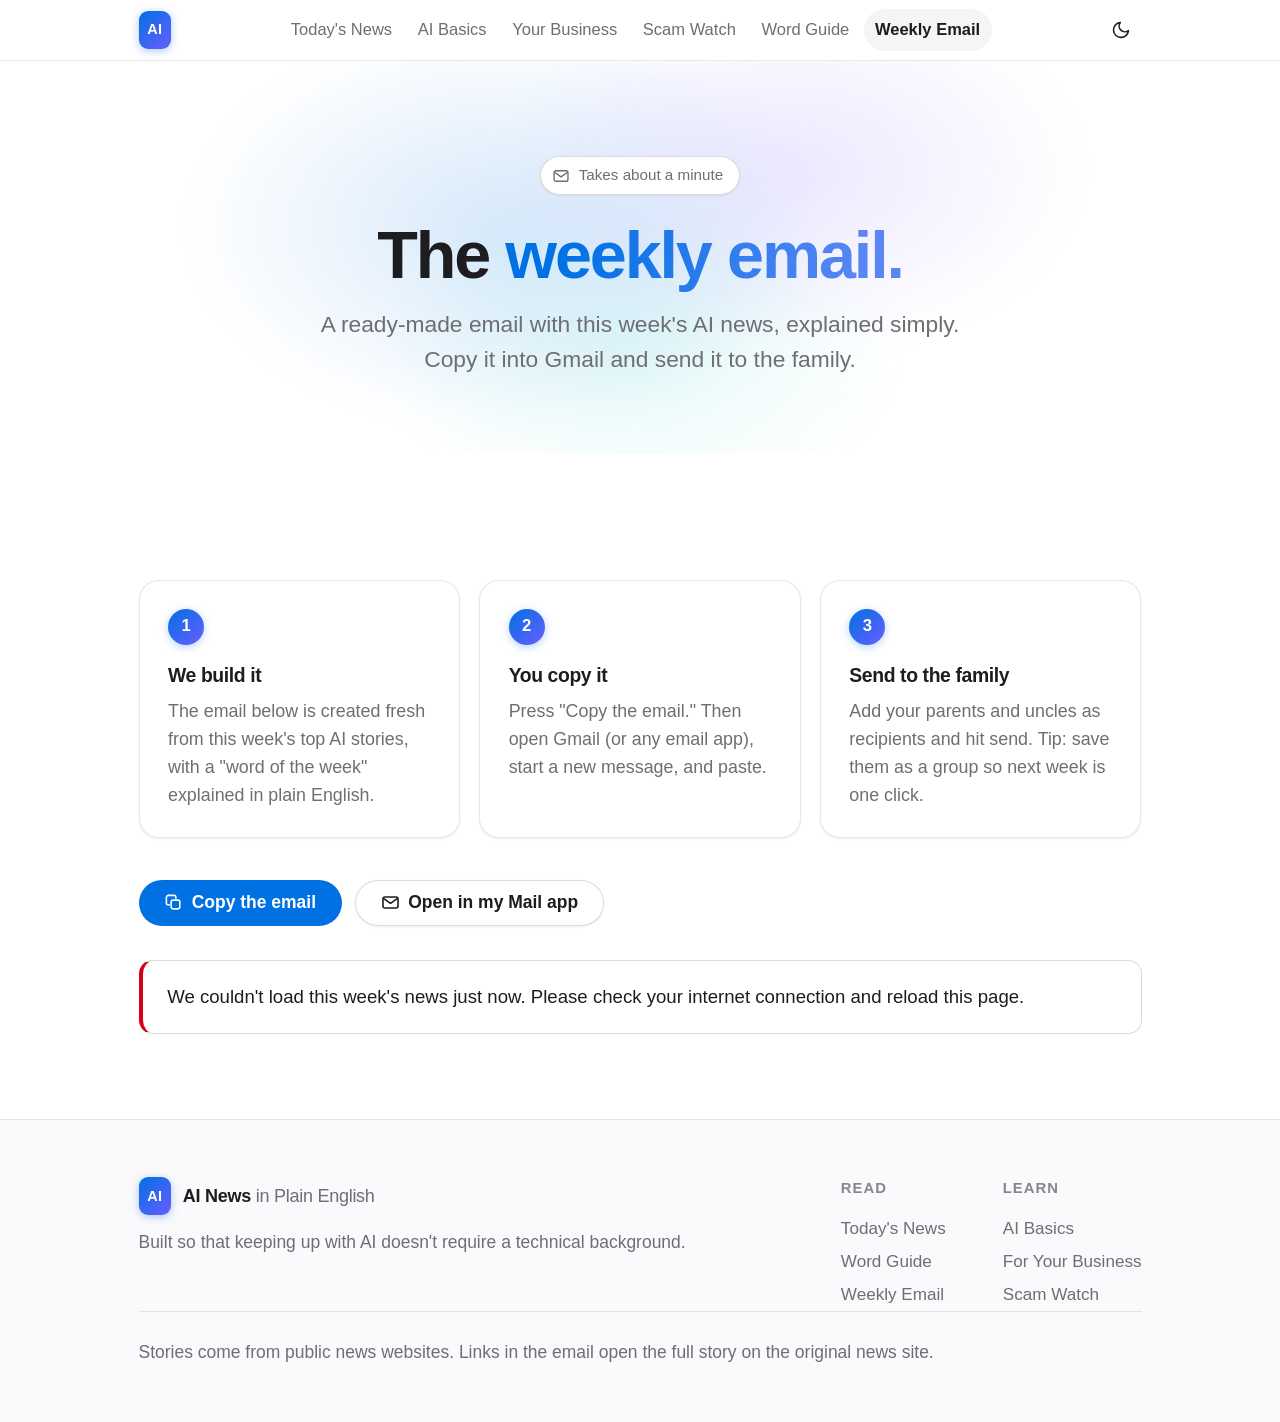
<file: digest.html>
<!DOCTYPE html>
<html lang="en">
<head>
  <meta charset="UTF-8">
  <meta name="viewport" content="width=device-width, initial-scale=1.0">
  <title>Weekly Email Digest — AI News in Plain English</title>
  <meta name="description" content="A ready-to-send weekly email with this week's AI news, explained simply.">
  <meta name="theme-color" content="#ffffff">
  <link rel="manifest" href="manifest.json">
  <link rel="apple-touch-icon" href="icon-180.png">
  <link rel="icon" type="image/png" href="icon-192.png">
  <link rel="stylesheet" href="styles.css">
  <script>
    (function () {
      var t = localStorage.getItem("theme");
      if (!t) t = matchMedia("(prefers-color-scheme: dark)").matches ? "dark" : "light";
      document.documentElement.dataset.theme = t;
      document.documentElement.dataset.size = localStorage.getItem("textSize") || "normal";
    })();
  </script>
</head>
<body>

  <a class="skip-link" href="#main">Skip to the email</a>

  <nav class="site-nav" aria-label="Main sections">
    <div class="container nav-inner">
      <a class="nav-brand" href="index.html">
        <span class="brand-mark" aria-hidden="true">AI</span>
        <span class="brand-text">AI News <em>in Plain English</em></span>
      </a>

      <div class="nav-links" id="nav-links">
        <a href="index.html#news">Today's News</a>
        <a href="index.html#basics">AI Basics</a>
        <a href="index.html#business">Your Business</a>
        <a href="index.html#scams">Scam Watch</a>
        <a href="index.html#glossary">Word Guide</a>
        <a href="digest.html" class="active">Weekly Email</a>
      </div>

      <div class="nav-actions">
        <button type="button" id="theme-toggle" class="icon-btn theme-toggle" aria-label="Switch between light and dark mode">
          <svg class="icon-moon" viewBox="0 0 24 24" fill="none" stroke="currentColor" aria-hidden="true"><path d="M21 12.8A9 9 0 1 1 11.2 3a7 7 0 0 0 9.8 9.8z" stroke-linecap="round" stroke-linejoin="round"/></svg>
          <svg class="icon-sun" viewBox="0 0 24 24" fill="none" stroke="currentColor" aria-hidden="true"><circle cx="12" cy="12" r="4.2"/><path d="M12 2.5v2M12 19.5v2M2.5 12h2M19.5 12h2M5.3 5.3l1.4 1.4M17.3 17.3l1.4 1.4M18.7 5.3l-1.4 1.4M6.7 17.3l-1.4 1.4" stroke-linecap="round"/></svg>
        </button>
        <button type="button" id="nav-toggle" class="icon-btn nav-toggle" aria-label="Open the menu" aria-expanded="false" aria-controls="nav-links">
          <svg viewBox="0 0 24 24" fill="none" stroke="currentColor" aria-hidden="true"><path d="M4 7h16M4 12h16M4 17h16" stroke-linecap="round"/></svg>
        </button>
      </div>

      <div class="scroll-progress" aria-hidden="true"><span id="scroll-bar"></span></div>
    </div>
  </nav>

  <header class="hero">
    <div class="hero-glow" aria-hidden="true"></div>
    <div class="container">
      <p class="hero-eyebrow">
        <svg viewBox="0 0 24 24" fill="none" stroke="currentColor" stroke-linecap="round" stroke-linejoin="round" aria-hidden="true"><rect x="2.8" y="5" width="18.4" height="14" rx="2.5"/><path d="m3.8 7.4 8.2 5.8 8.2-5.8"/></svg>
        Takes about a minute
      </p>
      <h1>The <span class="grad">weekly email.</span></h1>
      <p class="hero-sub">A ready-made email with this week's AI news, explained simply. Copy it into Gmail and send it to the family.</p>
    </div>
  </header>

  <main id="main">
    <section class="section">
      <div class="container">

        <div class="digest-steps">
          <div class="digest-step">
            <span class="step-num">1</span>
            <h3>We build it</h3>
            <p>The email below is created fresh from this week's top AI stories, with a "word of the week" explained in plain English.</p>
          </div>
          <div class="digest-step">
            <span class="step-num">2</span>
            <h3>You copy it</h3>
            <p>Press "Copy the email." Then open Gmail (or any email app), start a new message, and paste.</p>
          </div>
          <div class="digest-step">
            <span class="step-num">3</span>
            <h3>Send to the family</h3>
            <p>Add your parents and uncles as recipients and hit send. Tip: save them as a group so next week is one click.</p>
          </div>
        </div>

        <div class="digest-toolbar">
          <button type="button" id="copy-email-btn" class="btn">
            <svg viewBox="0 0 24 24" fill="none" stroke="currentColor" aria-hidden="true"><rect x="9" y="9" width="11" height="11" rx="2.5"/><path d="M15 6.5V5.5A2.5 2.5 0 0 0 12.5 3H5.5A2.5 2.5 0 0 0 3 5.5v7A2.5 2.5 0 0 0 5.5 15h1" stroke-linecap="round"/></svg>
            Copy the email
          </button>
          <button type="button" id="mailto-btn" class="btn btn-secondary">
            <svg viewBox="0 0 24 24" fill="none" stroke="currentColor" aria-hidden="true"><rect x="2.5" y="5" width="19" height="14" rx="2.5"/><path d="m3.5 7 8.5 6 8.5-6" stroke-linecap="round" stroke-linejoin="round"/></svg>
            Open in my Mail app
          </button>
          <span id="copy-confirm" class="copy-confirm" hidden>
            <svg viewBox="0 0 24 24" fill="none" stroke="currentColor" stroke-width="2.4" aria-hidden="true" style="width:1rem;height:1rem"><path d="m4 12.5 5 5L20 6.5" stroke-linecap="round" stroke-linejoin="round"/></svg>
            Copied! Now paste it into a new email.
          </span>
        </div>

        <div id="digest-status" class="news-status" role="status" aria-live="polite">Building this week's email from the latest news…</div>

        <div id="email-preview" class="email-preview" hidden>
          <div class="email-preview-header">
            <div>Subject: <span class="subject-line" id="email-subject"></span></div>
          </div>
          <div class="email-preview-body" id="email-body"></div>
        </div>

      </div>
    </section>
  </main>

  <footer class="site-footer">
    <div class="container">
      <div class="footer-grid">
        <div class="footer-brand">
          <a class="nav-brand" href="index.html">
            <span class="brand-mark" aria-hidden="true">AI</span>
            <span class="brand-text">AI News <em>in Plain English</em></span>
          </a>
          <p>Built so that keeping up with AI doesn't require a technical background.</p>
        </div>
        <div class="footer-cols">
          <div class="footer-col">
            <h4>Read</h4>
            <a href="index.html#news">Today's News</a>
            <a href="index.html#glossary">Word Guide</a>
            <a href="digest.html">Weekly Email</a>
          </div>
          <div class="footer-col">
            <h4>Learn</h4>
            <a href="index.html#basics">AI Basics</a>
            <a href="index.html#business">For Your Business</a>
            <a href="index.html#scams">Scam Watch</a>
          </div>
        </div>
      </div>
      <p class="footer-note">Stories come from public news websites. Links in the email open the full story on the original news site.</p>
    </div>
  </footer>

  <button type="button" id="to-top" class="to-top" aria-label="Back to top">
    <svg viewBox="0 0 24 24" fill="none" stroke="currentColor" aria-hidden="true"><path d="M12 19V5M6 11l6-6 6 6" stroke-linecap="round" stroke-linejoin="round"/></svg>
  </button>

  <script src="app.js"></script>
  <script src="digest.js"></script>
</body>
</html>
</file>
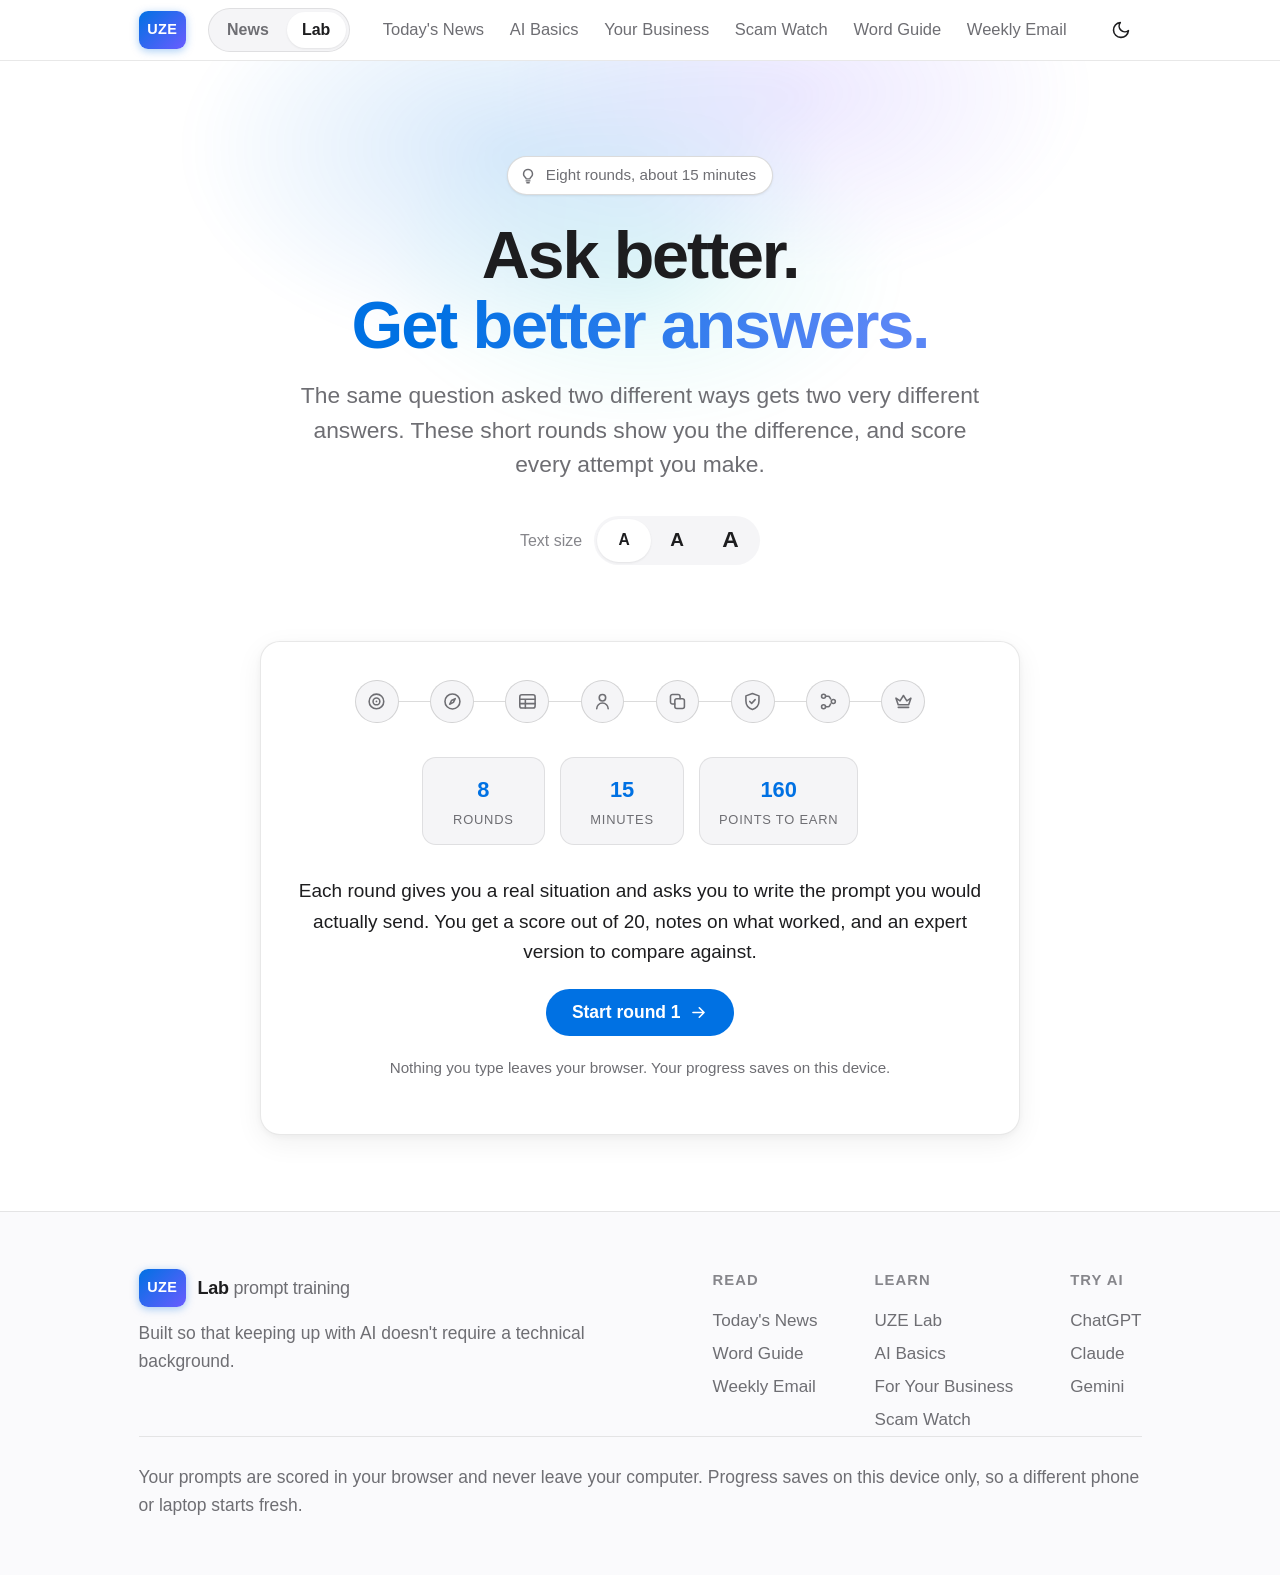
<file: lab.html>
<!DOCTYPE html>
<html lang="en">
<head>
  <meta charset="UTF-8">
  <meta name="viewport" content="width=device-width, initial-scale=1.0">
  <title>UZE Lab: learn to write better AI prompts</title>
  <meta name="description" content="Eight short practice rounds that teach you how to ask AI for what you actually want, with a score and plain-English feedback after every attempt.">
  <meta name="theme-color" content="#ffffff">
  <link rel="manifest" href="manifest.json">
  <link rel="apple-touch-icon" href="icon-180.png">
  <link rel="icon" type="image/png" href="icon-192.png">
  <link rel="stylesheet" href="styles.css">
  <script>
    // Applied before first paint so there's no flash of the wrong theme
    (function () {
      var t = localStorage.getItem("theme");
      if (!t) t = matchMedia("(prefers-color-scheme: dark)").matches ? "dark" : "light";
      document.documentElement.dataset.theme = t;
      document.documentElement.dataset.size = localStorage.getItem("textSize") || "normal";
    })();
  </script>
</head>
<body>

  <a class="skip-link" href="#main">Skip to the practice</a>

  <nav class="site-nav" aria-label="Main sections">
    <div class="container nav-inner">
      <a class="nav-brand" href="index.html" aria-label="UZE home">
        <span class="brand-mark" aria-hidden="true">UZE</span>
        <span class="brand-text">Lab <em>prompt training</em></span>
      </a>

      <div class="product-switch">
        <a href="index.html">News</a>
        <a href="lab.html" aria-current="page">Lab</a>
      </div>

      <div class="nav-links" id="nav-links">
        <a href="index.html#news">Today's News</a>
        <a href="index.html#basics">AI Basics</a>
        <a href="index.html#business">Your Business</a>
        <a href="index.html#scams">Scam Watch</a>
        <a href="index.html#glossary">Word Guide</a>
        <a href="digest.html">Weekly Email</a>
      </div>

      <div class="nav-actions">
        <button type="button" id="theme-toggle" class="icon-btn theme-toggle" aria-label="Switch between light and dark mode">
          <svg class="icon-moon" viewBox="0 0 24 24" fill="none" stroke="currentColor" aria-hidden="true"><path d="M21 12.8A9 9 0 1 1 11.2 3a7 7 0 0 0 9.8 9.8z" stroke-linecap="round" stroke-linejoin="round"/></svg>
          <svg class="icon-sun" viewBox="0 0 24 24" fill="none" stroke="currentColor" aria-hidden="true"><circle cx="12" cy="12" r="4.2"/><path d="M12 2.5v2M12 19.5v2M2.5 12h2M19.5 12h2M5.3 5.3l1.4 1.4M17.3 17.3l1.4 1.4M18.7 5.3l-1.4 1.4M6.7 17.3l-1.4 1.4" stroke-linecap="round"/></svg>
        </button>
        <button type="button" id="nav-toggle" class="icon-btn nav-toggle" aria-label="Open the menu" aria-expanded="false" aria-controls="nav-links">
          <svg viewBox="0 0 24 24" fill="none" stroke="currentColor" aria-hidden="true"><path d="M4 7h16M4 12h16M4 17h16" stroke-linecap="round"/></svg>
        </button>
      </div>

      <div class="scroll-progress" aria-hidden="true"><span id="scroll-bar"></span></div>
    </div>
  </nav>

  <header class="hero">
    <div class="hero-glow" aria-hidden="true"></div>
    <div class="container">
      <p class="hero-eyebrow">
        <svg viewBox="0 0 24 24" fill="none" stroke="currentColor" stroke-linecap="round" stroke-linejoin="round" aria-hidden="true"><path d="M12 3.2a6 6 0 0 0-3.4 10.9c.5.4.8 1 .8 1.6h5.2c0-.6.3-1.2.8-1.6A6 6 0 0 0 12 3.2Z"/><path d="M9.4 18.4h5.2M10.4 21h3.2"/></svg>
        Eight rounds, about 15 minutes
      </p>
      <h1>Ask better.<br><span class="grad">Get better answers.</span></h1>
      <p class="hero-sub">The same question asked two different ways gets two very different answers. These short rounds show you the difference, and score every attempt you make.</p>

      <div class="text-size-control" role="group" aria-label="Text size">
        <span class="text-size-label">Text size</span>
        <span class="size-segment">
          <button type="button" data-size="normal" class="size-btn active" aria-label="Normal text size">A</button>
          <button type="button" data-size="large" class="size-btn size-btn-large" aria-label="Large text size">A</button>
          <button type="button" data-size="xlarge" class="size-btn size-btn-xlarge" aria-label="Extra large text size">A</button>
        </span>
      </div>
    </div>
  </header>

  <main id="main">
    <div class="lab container-narrow">
      <div class="lab-hud" id="lab-hud" hidden></div>
      <div id="lab-app"></div>
    </div>
  </main>

  <footer class="site-footer">
    <div class="container">
      <div class="footer-grid">
        <div class="footer-brand">
          <a class="nav-brand" href="index.html">
            <span class="brand-mark" aria-hidden="true">UZE</span>
            <span class="brand-text">Lab <em>prompt training</em></span>
          </a>
          <p>Built so that keeping up with AI doesn't require a technical background.</p>
        </div>
        <div class="footer-cols">
          <div class="footer-col">
            <h4>Read</h4>
            <a href="index.html#news">Today's News</a>
            <a href="index.html#glossary">Word Guide</a>
            <a href="digest.html">Weekly Email</a>
          </div>
          <div class="footer-col">
            <h4>Learn</h4>
            <a href="lab.html">UZE Lab</a>
            <a href="index.html#basics">AI Basics</a>
            <a href="index.html#business">For Your Business</a>
            <a href="index.html#scams">Scam Watch</a>
          </div>
          <div class="footer-col">
            <h4>Try AI</h4>
            <a href="https://chatgpt.com" target="_blank" rel="noopener">ChatGPT</a>
            <a href="https://claude.ai" target="_blank" rel="noopener">Claude</a>
            <a href="https://gemini.google.com" target="_blank" rel="noopener">Gemini</a>
          </div>
        </div>
      </div>
      <p class="footer-note">Your prompts are scored in your browser and never leave your computer. Progress saves on this device only, so a different phone or laptop starts fresh.</p>
    </div>
  </footer>

  <button type="button" id="to-top" class="to-top" aria-label="Back to top">
    <svg viewBox="0 0 24 24" fill="none" stroke="currentColor" aria-hidden="true"><path d="M12 19V5M6 11l6-6 6 6" stroke-linecap="round" stroke-linejoin="round"/></svg>
  </button>

  <script src="app.js"></script>
  <script src="lab.js"></script>
</body>
</html>
</file>
<file: styles.css>
/* ============================================================
   AI News in Plain English
   Design system — Apple-inspired, accessible, light + dark
   ============================================================ */

/* ---------- Tokens ---------- */
:root {
  --ink:        #1d1d1f;
  --ink-2:      #6e6e73;
  --ink-3:      #86868b;
  --bg:         #ffffff;
  --bg-soft:    #f5f5f7;
  --bg-softer:  #fafafc;
  --surface:    #ffffff;
  --surface-2:  #f5f5f7;
  --accent:     #0071e3;
  --accent-ink: #0071e3;
  --accent-dark:#0060bf;
  --accent-wash:rgba(0, 113, 227, 0.08);
  --danger:     #d70015;
  --success:    #1d8a3e;
  --warn:       #b35c00;
  --violet:     #6a5cff;
  --hairline:   rgba(0, 0, 0, 0.09);
  --hairline-2: rgba(0, 0, 0, 0.14);
  --nav-bg:     rgba(255, 255, 255, 0.72);
  --shadow-sm:  0 1px 2px rgba(0, 0, 0, 0.04), 0 1px 3px rgba(0, 0, 0, 0.04);
  --shadow:     0 2px 6px rgba(0, 0, 0, 0.04), 0 8px 28px rgba(0, 0, 0, 0.06);
  --shadow-lg:  0 8px 20px rgba(0, 0, 0, 0.08), 0 24px 60px rgba(0, 0, 0, 0.12);
  --radius:     20px;
  --radius-sm:  14px;
  --radius-pill:980px;
  --ease:       cubic-bezier(0.25, 0.46, 0.45, 0.94);
  --shimmer:    rgba(0, 0, 0, 0.045);
  --shimmer-hi: rgba(0, 0, 0, 0.085);
}

[data-theme="dark"] {
  --ink:        #f5f5f7;
  --ink-2:      #a1a1a6;
  --ink-3:      #8e8e93;
  --bg:         #000000;
  --bg-soft:    #0e0e10;
  --bg-softer:  #08080a;
  --surface:    #16161a;
  --surface-2:  #1f1f24;
  --accent:     #0a84ff;
  --accent-ink: #4aa8ff;
  --accent-dark:#3b9bff;
  --accent-wash:rgba(10, 132, 255, 0.14);
  --danger:     #ff453a;
  --success:    #30d158;
  --warn:       #ff9f0a;
  --violet:     #8b7dff;
  --hairline:   rgba(255, 255, 255, 0.10);
  --hairline-2: rgba(255, 255, 255, 0.18);
  --nav-bg:     rgba(10, 10, 12, 0.72);
  --shadow-sm:  0 1px 3px rgba(0, 0, 0, 0.5);
  --shadow:     0 2px 8px rgba(0, 0, 0, 0.5), 0 12px 32px rgba(0, 0, 0, 0.45);
  --shadow-lg:  0 12px 32px rgba(0, 0, 0, 0.6), 0 32px 80px rgba(0, 0, 0, 0.6);
  --shimmer:    rgba(255, 255, 255, 0.05);
  --shimmer-hi: rgba(255, 255, 255, 0.10);
}

/* ---------- Base ---------- */
* { box-sizing: border-box; }

/* Several components set an explicit `display`, which would otherwise win
   over the browser's rule for [hidden]. */
[hidden] { display: none !important; }

html {
  font-size: 19px;
  scroll-behavior: smooth;
  scroll-padding-top: 92px;
  -webkit-text-size-adjust: 100%;
}
html[data-size="large"]  { font-size: 22px; }
html[data-size="xlarge"] { font-size: 25px; }

body {
  margin: 0;
  font-family: -apple-system, BlinkMacSystemFont, "SF Pro Text", "Segoe UI",
               "Helvetica Neue", Helvetica, Arial, sans-serif;
  color: var(--ink);
  background: var(--bg);
  line-height: 1.6;
  -webkit-font-smoothing: antialiased;
  -moz-osx-font-smoothing: grayscale;
  transition: background 0.4s var(--ease), color 0.4s var(--ease);
  overflow-x: hidden;
}

.container { max-width: 1060px; margin: 0 auto; padding: 0 1.5rem; }
.container-narrow { max-width: 760px; margin: 0 auto; padding: 0 1.5rem; }

a { color: var(--accent-ink); text-decoration: none; }
a:hover { text-decoration: underline; }

h1, h2, h3 { letter-spacing: -0.02em; text-wrap: balance; }

:focus-visible {
  outline: 3px solid var(--accent);
  outline-offset: 3px;
  border-radius: 6px;
}

::selection { background: var(--accent); color: #fff; }

.visually-hidden {
  position: absolute; width: 1px; height: 1px;
  overflow: hidden; clip: rect(0 0 0 0); white-space: nowrap;
}

.skip-link {
  position: absolute; left: 50%; top: 0;
  transform: translate(-50%, -140%);
  background: var(--accent); color: #fff;
  padding: 0.7rem 1.3rem; border-radius: 0 0 14px 14px;
  font-weight: 600; font-size: 0.9rem; z-index: 200;
  transition: transform 0.25s var(--ease);
}
.skip-link:focus { transform: translate(-50%, 0); text-decoration: none; }

/* ============================================================
   Navigation
   ============================================================ */
.site-nav {
  position: sticky;
  top: 0;
  z-index: 60;
  background: var(--nav-bg);
  -webkit-backdrop-filter: saturate(180%) blur(22px);
  backdrop-filter: saturate(180%) blur(22px);
  border-bottom: 1px solid var(--hairline);
}
.nav-inner {
  display: flex;
  align-items: center;
  justify-content: space-between;
  gap: 0.6rem;
  min-height: 60px;
}

.nav-brand { display: flex; align-items: center; gap: 0.6rem; color: var(--ink); flex-shrink: 0; }
.nav-brand:hover { text-decoration: none; }
.brand-mark {
  display: grid; place-items: center;
  height: 2rem; padding: 0 0.46rem;
  border-radius: 9px;
  background: linear-gradient(135deg, var(--accent), #6a5cff);
  color: #fff;
  font-size: 0.76rem; font-weight: 700; letter-spacing: 0.03em;
  box-shadow: 0 2px 8px rgba(0, 113, 227, 0.35);
}
.brand-text { font-weight: 650; font-size: 0.95rem; letter-spacing: -0.015em; line-height: 1.15; }
.brand-text em { font-style: normal; color: var(--ink-2); font-weight: 400; }
/* The bar has no room for a tagline once the News/Lab switch is in it, and the
   switch already says which half of the suite you are on. Footer keeps it. */
.site-nav .brand-text { display: none; }

/* News / Lab switch: the two halves of the suite */
.product-switch {
  display: flex;
  gap: 0.15rem;
  padding: 0.16rem;
  border-radius: var(--radius-pill);
  background: var(--surface-2);
  border: 1px solid var(--hairline);
  flex-shrink: 0;
}
.product-switch a {
  padding: 0.3rem 0.8rem;
  border-radius: var(--radius-pill);
  font-size: 0.84rem;
  font-weight: 550;
  color: var(--ink-2);
  white-space: nowrap;
  transition: background 0.2s var(--ease), color 0.2s var(--ease), box-shadow 0.2s var(--ease);
}
.product-switch a:hover { color: var(--ink); text-decoration: none; }
.product-switch a[aria-current="page"] {
  background: var(--surface);
  color: var(--ink);
  font-weight: 650;
  box-shadow: var(--shadow-sm);
}

/* Section links. The drawer is the default state, not the mobile exception: at
   the large text sizes this site offers, six links cannot fit in the bar at any
   viewport width. The row below re-enables them only when they genuinely fit. */
.nav-links {
  display: flex;
  position: fixed;
  inset: 60px 0 auto 0;
  flex-direction: column;
  align-items: stretch;
  gap: 0.1rem;
  background: var(--bg);
  border-bottom: 1px solid var(--hairline);
  padding: 0.8rem 1.2rem 1.4rem;
  box-shadow: var(--shadow-lg);
  transform: translateY(-110%);
  opacity: 0;
  visibility: hidden;
  transition: transform 0.32s var(--ease), opacity 0.25s var(--ease), visibility 0.32s;
}
.nav-links.open { transform: translateY(0); opacity: 1; visibility: visible; }
.nav-links a {
  display: block;
  padding: 0.75rem 0.9rem;
  border-radius: var(--radius-sm);
  color: var(--ink-2);
  font-size: 1rem;
  font-weight: 500;
  white-space: nowrap;
  transition: background 0.2s var(--ease), color 0.2s var(--ease);
}
.nav-links a:hover { background: var(--surface-2); color: var(--ink); text-decoration: none; }
.nav-links a.active { color: var(--ink); background: var(--surface-2); font-weight: 600; }

@media (min-width: 1041px) {
  html[data-size="normal"] .nav-toggle { display: none; }
  html[data-size="normal"] .nav-links {
    position: static;
    flex-direction: row;
    align-items: center;
    gap: 0.15rem;
    background: none;
    border-bottom: 0;
    padding: 0;
    box-shadow: none;
    transform: none;
    opacity: 1;
    visibility: visible;
  }
  html[data-size="normal"] .nav-links a {
    padding: 0.42rem 0.6rem;
    border-radius: var(--radius-pill);
    font-size: 0.87rem;
  }
}

.nav-actions { display: flex; align-items: center; gap: 0.3rem; flex-shrink: 0; }

.icon-btn {
  display: grid; place-items: center;
  width: 2.2rem; height: 2.2rem;
  border: none; border-radius: 50%;
  background: transparent; color: var(--ink);
  cursor: pointer;
  transition: background 0.2s var(--ease), transform 0.2s var(--ease);
}
.icon-btn:hover { background: var(--surface-2); }
.icon-btn:active { transform: scale(0.92); }
.icon-btn svg { width: 1.05rem; height: 1.05rem; stroke-width: 1.9; }

.theme-toggle .icon-sun  { display: none; }
[data-theme="dark"] .theme-toggle .icon-sun  { display: block; }
[data-theme="dark"] .theme-toggle .icon-moon { display: none; }

.nav-toggle { display: grid; }

/* Reading progress line along the bottom of the nav */
.scroll-progress {
  position: absolute; left: 0; bottom: -1px; height: 2px;
  width: 100%; pointer-events: none;
}
.scroll-progress span {
  display: block; height: 100%; width: 0%;
  background: linear-gradient(90deg, var(--accent), #6a5cff);
  transition: width 0.1s linear;
}

@media (max-width: 460px) {
  .product-switch a { padding: 0.3rem 0.7rem; font-size: 0.8rem; }
}

/* ============================================================
   Hero
   ============================================================ */
.hero {
  position: relative;
  text-align: center;
  padding: 5rem 0 4rem;
  overflow: hidden;
}
.hero-glow {
  position: absolute;
  top: -42%; left: 50%;
  transform: translateX(-50%);
  width: min(1100px, 150%);
  aspect-ratio: 1.6;
  pointer-events: none;
  background:
    radial-gradient(42% 42% at 38% 48%, rgba(0, 113, 227, 0.16), transparent 70%),
    radial-gradient(38% 38% at 64% 40%, rgba(122, 92, 255, 0.14), transparent 70%),
    radial-gradient(34% 34% at 50% 66%, rgba(0, 199, 190, 0.10), transparent 70%);
  filter: blur(14px);
}
[data-theme="dark"] .hero-glow {
  background:
    radial-gradient(42% 42% at 38% 48%, rgba(10, 132, 255, 0.26), transparent 70%),
    radial-gradient(38% 38% at 64% 40%, rgba(122, 92, 255, 0.22), transparent 70%),
    radial-gradient(34% 34% at 50% 66%, rgba(0, 199, 190, 0.14), transparent 70%);
}
.hero > .container { position: relative; }

.hero-eyebrow {
  display: inline-flex; align-items: center; gap: 0.45rem;
  margin: 0 0 1.3rem;
  padding: 0.34rem 0.85rem 0.34rem 0.6rem;
  border: 1px solid var(--hairline-2);
  border-radius: var(--radius-pill);
  background: var(--surface);
  color: var(--ink-2);
  font-size: 0.8rem; font-weight: 500;
  box-shadow: var(--shadow-sm);
}
.hero-eyebrow svg { width: 0.95rem; height: 0.95rem; stroke-width: 1.8; }
.live-dot {
  position: relative;
  width: 0.46rem; height: 0.46rem; border-radius: 50%;
  background: var(--success); flex-shrink: 0;
}
.live-dot::after {
  content: ""; position: absolute; inset: 0; border-radius: 50%;
  background: var(--success); animation: ping 2s var(--ease) infinite;
}
@keyframes ping {
  0%   { transform: scale(1);   opacity: 0.7; }
  70%  { transform: scale(3);   opacity: 0; }
  100% { transform: scale(3);   opacity: 0; }
}

.hero h1 {
  margin: 0 0 0.9rem;
  font-size: clamp(2.3rem, 6.4vw, 3.5rem);
  font-weight: 700;
  letter-spacing: -0.032em;
  line-height: 1.06;
}
.hero h1 .grad {
  background: linear-gradient(100deg, var(--accent) 15%, #5a86f5 90%);
  -webkit-background-clip: text; background-clip: text;
  -webkit-text-fill-color: transparent; color: transparent;
}
.hero-sub {
  margin: 0 auto;
  max-width: 36rem;
  font-size: clamp(1.02rem, 2.3vw, 1.2rem);
  color: var(--ink-2);
  line-height: 1.52;
}
.hero-cta {
  display: flex; flex-wrap: wrap; justify-content: center;
  gap: 0.7rem; margin-top: 2rem;
}

/* Trust strip */
.hero-stats {
  display: flex; flex-wrap: wrap; justify-content: center;
  gap: 0.6rem 2.4rem;
  margin-top: 2.6rem;
  padding-top: 2rem;
  border-top: 1px solid var(--hairline);
}
.hero-stat { text-align: center; }
.hero-stat b {
  display: block; font-size: 1.3rem; font-weight: 650;
  letter-spacing: -0.02em; line-height: 1.2;
}
.hero-stat span { font-size: 0.8rem; color: var(--ink-3); }

/* Text size segmented control */
.text-size-control {
  display: inline-flex; align-items: center; gap: 0.65rem;
  margin-top: 1.8rem;
}
.text-size-label { color: var(--ink-3); font-size: 0.84rem; }
.size-segment {
  display: inline-flex;
  background: var(--surface-2);
  border-radius: var(--radius-pill);
  padding: 3px;
}
.size-btn {
  border: none; background: transparent; color: var(--ink);
  font-weight: 600; cursor: pointer;
  border-radius: var(--radius-pill);
  min-width: 2.8rem; padding: 0.28rem 0.7rem;
  font-size: 0.82rem; line-height: 1.4;
  font-family: inherit;
  transition: background 0.22s var(--ease), box-shadow 0.22s var(--ease);
}
.size-btn-large  { font-size: 1rem; }
.size-btn-xlarge { font-size: 1.2rem; }
.size-btn.active {
  background: var(--surface);
  box-shadow: var(--shadow-sm);
}
[data-theme="dark"] .size-btn.active { background: #3a3a3f; }

/* ============================================================
   Sections
   ============================================================ */
.section { padding: 4.5rem 0; }
.section-alt {
  background: var(--bg-soft);
  border-top: 1px solid var(--hairline);
  border-bottom: 1px solid var(--hairline);
}
.section-eyebrow {
  margin: 0 0 0.5rem;
  font-size: 0.76rem; font-weight: 650;
  letter-spacing: 0.085em; text-transform: uppercase;
  color: var(--accent-ink);
}
.section h2 {
  font-size: clamp(1.7rem, 4.2vw, 2.2rem);
  font-weight: 700;
  margin: 0 0 0.6rem;
  letter-spacing: -0.026em;
  line-height: 1.14;
}
.section-intro {
  max-width: 46rem;
  margin: 0;
  color: var(--ink-2);
  font-size: 1.02rem;
}
.section-heading {
  display: flex; flex-wrap: wrap;
  align-items: flex-end; justify-content: space-between;
  gap: 1rem 1.6rem;
}
.section-heading > div { flex: 1 1 22rem; }

/* ---------- Buttons ---------- */
.btn {
  display: inline-flex; align-items: center; gap: 0.45rem;
  background: var(--accent); color: #fff;
  border: 1px solid transparent;
  border-radius: var(--radius-pill);
  padding: 0.62rem 1.3rem;
  font-size: 0.92rem; font-weight: 550;
  font-family: inherit;
  cursor: pointer; white-space: nowrap;
  transition: background 0.2s var(--ease), transform 0.18s var(--ease),
              box-shadow 0.2s var(--ease), opacity 0.2s var(--ease);
}
.btn:hover { background: var(--accent-dark); text-decoration: none; transform: translateY(-1px); }
.btn:active { transform: translateY(0) scale(0.98); }
.btn svg { width: 1rem; height: 1rem; stroke-width: 2; }
.btn[disabled] { opacity: 0.55; pointer-events: none; }
.btn.is-busy svg { animation: spin 0.9s linear infinite; }
@keyframes spin { to { transform: rotate(360deg); } }

.btn-secondary {
  background: var(--surface);
  color: var(--ink);
  border-color: var(--hairline-2);
  box-shadow: var(--shadow-sm);
}
.btn-secondary:hover { background: var(--surface-2); border-color: var(--hairline-2); }

.btn-ghost { background: transparent; color: var(--accent-ink); }
.btn-ghost:hover { background: var(--accent-wash); }

/* ============================================================
   News toolbar — search + filters
   ============================================================ */
.news-toolbar {
  display: flex; flex-wrap: wrap; align-items: center;
  gap: 0.7rem 1rem;
  margin-top: 1.8rem;
}

.search-wrap {
  position: relative;
  flex: 1 1 17rem; max-width: 24rem;
  display: flex; align-items: center;
}
.search-wrap > svg {
  position: absolute; left: 0.85rem;
  width: 1rem; height: 1rem;
  color: var(--ink-3); stroke-width: 2;
  pointer-events: none;
}
.search-wrap input {
  width: 100%;
  background: var(--surface);
  border: 1px solid var(--hairline-2);
  border-radius: var(--radius-pill);
  padding: 0.6rem 2.3rem 0.6rem 2.4rem;
  font-size: 0.92rem; font-family: inherit;
  color: var(--ink);
  box-shadow: var(--shadow-sm);
  transition: border-color 0.2s var(--ease), box-shadow 0.2s var(--ease);
}
.search-wrap input::placeholder { color: var(--ink-3); }
/* We draw our own clear button, so hide the browser's built-in one */
.search-wrap input::-webkit-search-cancel-button,
.search-wrap input::-webkit-search-decoration { -webkit-appearance: none; appearance: none; }
.search-wrap input:focus {
  outline: none;
  border-color: var(--accent);
  box-shadow: 0 0 0 4px var(--accent-wash);
}
.search-clear {
  position: absolute; right: 0.4rem;
  display: grid; place-items: center;
  width: 1.7rem; height: 1.7rem;
  border: none; border-radius: 50%;
  background: var(--surface-2); color: var(--ink-2);
  font-size: 1rem; line-height: 1; cursor: pointer;
  font-family: inherit;
}
.search-clear[hidden] { display: none; }
.search-clear:hover { background: var(--hairline-2); color: var(--ink); }

.filter-bar { display: flex; flex-wrap: wrap; align-items: center; gap: 0.4rem; }
.filter-bar[hidden] { display: none; }
.filter-btn {
  display: inline-flex; align-items: center; gap: 0.35rem;
  background: var(--surface);
  border: 1px solid var(--hairline-2);
  border-radius: var(--radius-pill);
  padding: 0.42rem 0.92rem;
  font-size: 0.85rem; font-weight: 520;
  font-family: inherit;
  color: var(--ink-2);
  cursor: pointer; white-space: nowrap;
  transition: all 0.18s var(--ease);
}
.filter-btn:hover { color: var(--ink); border-color: var(--ink-3); }
.filter-btn svg { width: 0.95rem; height: 0.95rem; stroke-width: 1.8; }
.filter-btn.active {
  background: var(--ink); border-color: var(--ink);
  color: var(--bg); font-weight: 580;
}
.filter-btn .count {
  font-size: 0.74rem; font-variant-numeric: tabular-nums;
  opacity: 0.65;
}

/* ============================================================
   News list
   ============================================================ */
.news-status {
  margin-top: 1.6rem;
  color: var(--ink-2);
  font-size: 0.98rem;
}
.news-status[hidden] { display: none; }
.news-status.is-error {
  background: var(--surface);
  border: 1px solid var(--hairline-2);
  border-left: 4px solid var(--danger);
  border-radius: var(--radius-sm);
  padding: 1.1rem 1.3rem;
  color: var(--ink);
}

.news-list {
  display: grid;
  grid-template-columns: repeat(auto-fill, minmax(min(100%, 25rem), 1fr));
  gap: 1.1rem;
  margin-top: 1.6rem;
  align-items: start;
}

.news-item {
  position: relative;
  display: flex; flex-direction: column;
  background: var(--surface);
  border: 1px solid var(--hairline);
  border-radius: var(--radius);
  padding: 1.5rem 1.6rem 1.3rem;
  box-shadow: var(--shadow-sm);
  transition: transform 0.3s var(--ease), box-shadow 0.3s var(--ease),
              border-color 0.3s var(--ease);
}
.news-item:hover {
  transform: translateY(-3px);
  box-shadow: var(--shadow);
  border-color: var(--hairline-2);
}
.news-item.is-featured { grid-column: 1 / -1; }
.news-item.is-featured h3 { font-size: clamp(1.3rem, 3.2vw, 1.65rem); }
.news-item.is-featured .news-summary { font-size: 1.04rem; }

/* Card header: source + time + category */
.news-top {
  display: flex; flex-wrap: wrap; align-items: center;
  gap: 0.4rem 0.55rem;
  margin-bottom: 0.75rem;
  font-size: 0.8rem;
  color: var(--ink-3);
}
.source-chip {
  display: inline-flex; align-items: center; gap: 0.4rem;
  font-weight: 560; color: var(--ink-2);
}
.source-avatar {
  display: grid; place-items: center;
  width: 1.35rem; height: 1.35rem;
  border-radius: 6px;
  background: var(--surface-2);
  border: 1px solid var(--hairline);
  font-size: 0.6rem; font-weight: 700;
  letter-spacing: -0.02em;
  color: var(--ink-2);
  flex-shrink: 0;
}
.news-sep { opacity: 0.5; }
.cat-badge {
  margin-left: auto;
  padding: 0.16rem 0.6rem;
  border-radius: var(--radius-pill);
  font-size: 0.72rem; font-weight: 600;
  white-space: nowrap;
}
.cat-business { background: rgba(0, 113, 227, 0.12);  color: #0062c9; }
.cat-gadgets  { background: rgba(122, 92, 255, 0.12); color: #5b43d6; }
.cat-safety   { background: rgba(215, 0, 21, 0.10);   color: #c00013; }
.cat-other    { background: var(--surface-2);         color: var(--ink-2); }
[data-theme="dark"] .cat-business { background: rgba(10, 132, 255, 0.18);  color: #6cb6ff; }
[data-theme="dark"] .cat-gadgets  { background: rgba(140, 115, 255, 0.18); color: #b3a0ff; }
[data-theme="dark"] .cat-safety   { background: rgba(255, 69, 58, 0.16);   color: #ff8a80; }

.news-item h3 {
  margin: 0 0 0.5rem;
  font-size: 1.18rem; font-weight: 620;
  line-height: 1.32; letter-spacing: -0.017em;
}
.news-item h3 a { color: var(--ink); }
.news-item h3 a:hover { color: var(--accent-ink); text-decoration: none; }

.news-summary {
  margin: 0;
  color: var(--ink-2);
  font-size: 0.97rem;
  line-height: 1.58;
}

.why-matters {
  margin: 0.9rem 0 0;
  background: var(--accent-wash);
  border-radius: var(--radius-sm);
  padding: 0.8rem 1rem;
  font-size: 0.93rem;
  line-height: 1.55;
  color: var(--ink);
}
.why-label {
  display: flex; align-items: center; gap: 0.35rem;
  margin-bottom: 0.25rem;
  font-size: 0.72rem; font-weight: 700;
  letter-spacing: 0.055em; text-transform: uppercase;
  color: var(--accent-ink);
}
.why-label svg { width: 0.8rem; height: 0.8rem; stroke-width: 2.2; }
.why-matters p { margin: 0; color: var(--ink-2); }

.news-actions {
  display: flex; flex-wrap: wrap; align-items: center;
  gap: 0.45rem;
  margin-top: auto;
  padding-top: 1.1rem;
}
.news-readmore {
  display: inline-flex; align-items: center; gap: 0.3rem;
  margin-right: auto;
  font-weight: 550; font-size: 0.9rem;
}
.news-readmore svg { width: 0.85rem; height: 0.85rem; stroke-width: 2.4; transition: transform 0.2s var(--ease); }
.news-readmore:hover { text-decoration: none; }
.news-readmore:hover svg { transform: translateX(3px); }

.chip-btn {
  display: inline-flex; align-items: center; gap: 0.35rem;
  background: transparent;
  border: 1px solid var(--hairline-2);
  border-radius: var(--radius-pill);
  padding: 0.33rem 0.78rem;
  font-size: 0.82rem; font-weight: 520;
  font-family: inherit;
  color: var(--ink-2);
  cursor: pointer;
  transition: all 0.18s var(--ease);
}
.chip-btn:hover { background: var(--surface-2); color: var(--ink); }
.chip-btn svg { width: 0.9rem; height: 0.9rem; stroke-width: 2; }

.listen-btn.speaking {
  background: var(--accent); border-color: var(--accent); color: #fff;
}
.listen-btn.speaking svg { animation: pulse 1.2s var(--ease) infinite; }
@keyframes pulse { 50% { opacity: 0.45; } }

.save-btn.saved {
  background: rgba(255, 196, 0, 0.14);
  border-color: rgba(255, 196, 0, 0.5);
  color: #9a6b00;
}
[data-theme="dark"] .save-btn.saved { color: #ffd60a; }
.save-btn.saved svg { fill: currentColor; }

.filter-empty {
  grid-column: 1 / -1;
  margin-top: 0.4rem;
  text-align: center;
  color: var(--ink-2);
  background: var(--surface);
  border: 1px dashed var(--hairline-2);
  border-radius: var(--radius);
  padding: 2.4rem 1.4rem;
}
.filter-empty[hidden] { display: none; }
.filter-empty strong { display: block; color: var(--ink); font-size: 1.05rem; margin-bottom: 0.3rem; }

/* ---------- Skeleton loading ---------- */
.skeleton-list {
  display: grid;
  grid-template-columns: repeat(auto-fill, minmax(min(100%, 25rem), 1fr));
  gap: 1.1rem;
  margin-top: 1.6rem;
}
.skeleton-card {
  background: var(--surface);
  border: 1px solid var(--hairline);
  border-radius: var(--radius);
  padding: 1.5rem 1.6rem;
  box-shadow: var(--shadow-sm);
}
.sk {
  display: block;
  height: 0.72rem;
  border-radius: 6px;
  background: linear-gradient(90deg, var(--shimmer) 25%, var(--shimmer-hi) 37%, var(--shimmer) 63%);
  background-size: 400% 100%;
  animation: shimmer 1.5s ease-in-out infinite;
  margin-bottom: 0.55rem;
}
.sk-chip  { width: 7rem; height: 1.35rem; border-radius: var(--radius-pill); margin-bottom: 1rem; }
.sk-title { height: 1.05rem; width: 100%; }
.sk-title-2{ height: 1.05rem; width: 72%; margin-bottom: 1rem; }
.sk-line  { width: 100%; }
.sk-line-2{ width: 88%; }
.sk-line-3{ width: 60%; margin-bottom: 1.3rem; }
.sk-box   { height: 3.2rem; border-radius: var(--radius-sm); margin-bottom: 0; }
@keyframes shimmer {
  0%   { background-position: 100% 0; }
  100% { background-position: 0 0; }
}

/* ============================================================
   Cards (features, basics, business, scams)
   ============================================================ */
.card-grid {
  display: grid;
  grid-template-columns: repeat(auto-fit, minmax(min(100%, 19rem), 1fr));
  gap: 1.1rem;
  margin-top: 2.2rem;
}
.card {
  position: relative;
  background: var(--surface);
  border: 1px solid var(--hairline);
  border-radius: var(--radius);
  padding: 1.75rem 1.65rem;
  box-shadow: var(--shadow-sm);
  transition: transform 0.3s var(--ease), box-shadow 0.3s var(--ease), border-color 0.3s var(--ease);
}
.card:hover {
  transform: translateY(-3px);
  box-shadow: var(--shadow);
  border-color: var(--hairline-2);
}
.card-icon {
  display: grid; place-items: center;
  width: 2.9rem; height: 2.9rem;
  margin-bottom: 1rem;
  border-radius: 14px;
  background: var(--accent-wash);
  color: var(--accent-ink);
}
.card-icon svg { width: 1.5rem; height: 1.5rem; stroke-width: 1.7; }
.card h3 { margin: 0 0 0.55rem; font-size: 1.12rem; font-weight: 620; letter-spacing: -0.018em; }
.card p { margin: 0 0 0.75rem; color: var(--ink-2); font-size: 0.97rem; line-height: 1.58; }
.card p:last-child { margin-bottom: 0; }
.card strong { color: var(--ink); font-weight: 600; }

.try-it {
  background: var(--bg-soft);
  border: 1px solid var(--hairline);
  border-radius: var(--radius-sm);
  padding: 0.8rem 1rem;
  font-size: 0.91rem;
}
.section-alt .try-it { background: var(--bg); }

/* Scam cards get a warning accent */
.card-scam { border-top: 3px solid var(--danger); }
.card-scam .card-icon { background: rgba(215, 0, 21, 0.09); color: var(--danger); }
[data-theme="dark"] .card-scam .card-icon { background: rgba(255, 69, 58, 0.14); color: #ff6961; }

.callout {
  position: relative;
  margin-top: 2.2rem;
  background: var(--ink);
  color: var(--bg);
  border-radius: var(--radius);
  padding: 2rem 2.1rem;
  overflow: hidden;
}
.callout::before {
  content: ""; position: absolute; inset: 0;
  background: radial-gradient(60% 120% at 92% 10%, rgba(0, 113, 227, 0.35), transparent 60%);
  pointer-events: none;
}
.callout > * { position: relative; }
.callout h3 { margin: 0 0 0.55rem; font-size: 1.18rem; font-weight: 620; }
.callout p { margin: 0; opacity: 0.78; font-size: 0.98rem; line-height: 1.62; }

/* ============================================================
   Glossary
   ============================================================ */
.glossary-toolbar { margin-top: 1.8rem; }
.glossary-list {
  display: grid;
  grid-template-columns: repeat(auto-fit, minmax(min(100%, 19rem), 1fr));
  gap: 1rem;
  margin-top: 1.5rem;
}
.glossary-item {
  background: var(--surface);
  border: 1px solid var(--hairline);
  border-radius: var(--radius);
  padding: 1.35rem 1.45rem;
  box-shadow: var(--shadow-sm);
  transition: transform 0.25s var(--ease), box-shadow 0.25s var(--ease);
}
.glossary-item:hover { transform: translateY(-2px); box-shadow: var(--shadow); }
.glossary-item h3 { margin: 0 0 0.4rem; font-size: 1.02rem; font-weight: 620; }
.glossary-item p { margin: 0 0 0.5rem; color: var(--ink-2); font-size: 0.94rem; line-height: 1.55; }
.glossary-example {
  margin: 0;
  padding-top: 0.5rem;
  border-top: 1px solid var(--hairline);
  font-size: 0.88rem; color: var(--ink-3);
}

/* ============================================================
   Footer
   ============================================================ */
.site-footer {
  background: var(--bg-softer);
  border-top: 1px solid var(--hairline);
  padding: 3rem 0 2.4rem;
}
.footer-grid {
  display: flex; flex-wrap: wrap;
  justify-content: space-between; gap: 1.6rem 2rem;
}
.footer-brand { flex: 1 1 18rem; }
.footer-brand .nav-brand { margin-bottom: 0.7rem; }
.footer-cols { display: flex; flex-wrap: wrap; gap: 1.6rem 3rem; }
.footer-col h4 {
  margin: 0 0 0.6rem;
  font-size: 0.78rem; font-weight: 650;
  letter-spacing: 0.07em; text-transform: uppercase;
  color: var(--ink-3);
}
.footer-col a { display: block; color: var(--ink-2); font-size: 0.9rem; padding: 0.15rem 0; }
.footer-col a:hover { color: var(--accent-ink); }
.site-footer p { margin: 0 0 0.5rem; color: var(--ink-2); font-size: 0.92rem; }
.footer-note {
  margin-top: 2.2rem; padding-top: 1.4rem;
  border-top: 1px solid var(--hairline);
  font-size: 0.82rem; color: var(--ink-3);
}

/* ============================================================
   Jargon modal
   ============================================================ */
.jargon-popup {
  position: fixed; inset: 0; z-index: 120;
  display: grid; place-items: center;
  padding: 1.2rem;
  background: rgba(0, 0, 0, 0.45);
  -webkit-backdrop-filter: blur(8px);
  backdrop-filter: blur(8px);
  animation: fadeIn 0.22s var(--ease);
}
.jargon-popup[hidden] { display: none; }
@keyframes fadeIn { from { opacity: 0; } }

.jargon-popup-box {
  position: relative;
  background: var(--surface);
  border: 1px solid var(--hairline);
  border-radius: 24px;
  max-width: 33rem; width: 100%;
  max-height: 85vh; overflow-y: auto;
  padding: 2rem 2.1rem 1.9rem;
  box-shadow: var(--shadow-lg);
  animation: popIn 0.3s var(--ease);
}
@keyframes popIn {
  from { opacity: 0; transform: translateY(14px) scale(0.97); }
}
.jargon-popup-label {
  display: block; margin-bottom: 0.4rem;
  font-size: 0.72rem; font-weight: 650;
  letter-spacing: 0.08em; text-transform: uppercase;
  color: var(--accent-ink);
}
.jargon-popup-box h3 {
  margin: 0 0 0.7rem;
  font-size: 1.5rem; font-weight: 700; letter-spacing: -0.024em;
  padding-right: 3rem;
}
.jargon-popup-box p { margin: 0 0 0.8rem; color: var(--ink-2); line-height: 1.6; }
.jargon-popup-example {
  margin: 0 !important;
  background: var(--bg-soft);
  border-radius: var(--radius-sm);
  padding: 0.85rem 1rem;
  font-size: 0.93rem; color: var(--ink-3) !important;
}
.jargon-popup-example:empty { display: none; }
.jargon-popup-close {
  position: absolute; top: 1.1rem; right: 1.1rem;
  display: grid; place-items: center;
  width: 2.1rem; height: 2.1rem;
  background: var(--surface-2); color: var(--ink-2);
  border: none; border-radius: 50%;
  font-size: 1.15rem; line-height: 1; cursor: pointer;
  font-family: inherit;
  transition: background 0.2s var(--ease), color 0.2s var(--ease);
}
.jargon-popup-close:hover { background: var(--hairline-2); color: var(--ink); }

/* Jargon terms inside text */
.jargon-term, .jargon-demo {
  background: none;
  border: none;
  border-bottom: 1.5px dotted var(--accent);
  padding: 0;
  font: inherit;
  color: var(--accent-ink);
  cursor: help;
  border-radius: 3px;
  transition: background 0.18s var(--ease);
}
.jargon-term:hover, .jargon-demo:hover { background: var(--accent-wash); }

/* In headlines the dotted underline is hint enough — colouring every term
   as well turns the whole headline blue. */
.news-item h3 .jargon-term { color: inherit; border-bottom-color: var(--ink-3); }
.news-item h3 a:hover .jargon-term { color: inherit; }

/* ============================================================
   Back to top
   ============================================================ */
.to-top {
  position: fixed; right: 1.4rem; bottom: 1.4rem;
  z-index: 50;
  display: grid; place-items: center;
  width: 2.8rem; height: 2.8rem;
  border: 1px solid var(--hairline-2);
  border-radius: 50%;
  background: var(--nav-bg);
  -webkit-backdrop-filter: blur(18px); backdrop-filter: blur(18px);
  color: var(--ink);
  cursor: pointer;
  box-shadow: var(--shadow);
  opacity: 0; visibility: hidden; transform: translateY(12px);
  transition: opacity 0.3s var(--ease), transform 0.3s var(--ease), visibility 0.3s;
}
.to-top.show { opacity: 1; visibility: visible; transform: translateY(0); }
.to-top:hover { background: var(--surface); }
.to-top svg { width: 1.05rem; height: 1.05rem; stroke-width: 2.2; }

/* ============================================================
   Digest page
   ============================================================ */
.digest-steps {
  display: grid;
  grid-template-columns: repeat(auto-fit, minmax(min(100%, 15rem), 1fr));
  gap: 1rem;
  margin: 2.2rem 0;
}
.digest-step {
  background: var(--surface);
  border: 1px solid var(--hairline);
  border-radius: var(--radius);
  padding: 1.45rem 1.5rem;
  box-shadow: var(--shadow-sm);
}
.step-num {
  display: inline-flex; align-items: center; justify-content: center;
  width: 1.9rem; height: 1.9rem;
  border-radius: 50%;
  background: linear-gradient(135deg, var(--accent), #6a5cff);
  color: #fff; font-weight: 700; font-size: 0.88rem;
  margin-bottom: 0.8rem;
  box-shadow: 0 2px 8px rgba(0, 113, 227, 0.3);
}
.digest-step h3 { margin: 0 0 0.4rem; font-size: 1.02rem; font-weight: 620; }
.digest-step p { margin: 0; color: var(--ink-2); font-size: 0.94rem; line-height: 1.55; }

.digest-toolbar {
  display: flex; flex-wrap: wrap; align-items: center;
  gap: 0.7rem; margin: 1.8rem 0;
}
.copy-confirm {
  display: inline-flex; align-items: center; gap: 0.4rem;
  color: var(--success); font-weight: 550; font-size: 0.92rem;
  animation: fadeIn 0.3s var(--ease);
}
.copy-confirm[hidden] { display: none; }

.email-preview {
  background: var(--surface);
  border: 1px solid var(--hairline);
  border-radius: var(--radius);
  box-shadow: var(--shadow);
  overflow: hidden;
}
.email-preview[hidden] { display: none; }
.email-preview-header {
  background: var(--bg-soft);
  padding: 1rem 1.7rem;
  border-bottom: 1px solid var(--hairline);
  font-size: 0.93rem;
  color: var(--ink-2);
}
.email-preview-header .subject-line { font-weight: 620; color: var(--ink); }
.email-preview-body { padding: 2.1rem 1.9rem; background: #fff; }
.email-preview-body, .email-preview-body * { color: #1d1d1f; }
.email-preview-body a { color: #0071e3 !important; }

/* ============================================================
   UZE Lab — prompt training
   Everything here is namespaced under .lab so it can't collide with
   the news page, which already owns .card, .row and .badge.
   Sizes are in rem so the text-size control still works.
   ============================================================ */
.lab { padding: 0 0 4rem; }

/* ---------- Progress panel ---------- */
.lab-hud {
  background: var(--surface);
  border: 1px solid var(--hairline);
  border-radius: var(--radius);
  box-shadow: var(--shadow-sm);
  padding: 1.2rem 1.3rem;
  margin-bottom: 1.4rem;
}
.lab-hud[hidden] { display: none !important; }
.hud-top {
  display: flex; justify-content: space-between; align-items: center;
  gap: 0.8rem; flex-wrap: wrap; margin-bottom: 0.7rem;
}
.hud-step { font-size: 0.84rem; font-weight: 620; }
.xp-label { font-size: 0.78rem; color: var(--ink-2); }
.xp-value { font-weight: 650; color: var(--ink); }
.xp-track {
  height: 8px; border-radius: 6px;
  background: var(--surface-2);
  border: 1px solid var(--hairline);
  overflow: hidden;
}
.xp-fill {
  height: 100%; width: 0%;
  background: linear-gradient(90deg, var(--accent), var(--violet));
  transition: width 0.8s cubic-bezier(0.4, 1.4, 0.6, 1);
}

.lab-dots { display: flex; gap: 0.4rem; margin-top: 0.9rem; flex-wrap: wrap; }
.lab-dot {
  display: grid; place-items: center;
  width: 2rem; height: 2rem;
  border-radius: 50%;
  border: 1.5px solid var(--hairline-2);
  background: var(--surface-2);
  color: var(--ink-2);
  font-size: 0.74rem; font-weight: 620;
  font-family: inherit;
  cursor: pointer;
  transition: transform 0.15s var(--ease), border-color 0.2s var(--ease),
              background 0.2s var(--ease), color 0.2s var(--ease);
}
.lab-dot:hover:not(:disabled) { transform: scale(1.08); border-color: var(--accent); }
.lab-dot:disabled { cursor: not-allowed; opacity: 0.38; }
.lab-dot.current { border-color: var(--ink); background: var(--ink); color: var(--bg); }
.lab-dot.done { border-color: var(--success); color: var(--success); background: var(--surface); }
.lab-dot svg { width: 0.85rem; height: 0.85rem; stroke-width: 2.6; }

.lab-badges { display: flex; gap: 0.4rem; margin-top: 0.9rem; flex-wrap: wrap; }
.lab-badge {
  display: inline-flex; align-items: center; gap: 0.35rem;
  background: var(--surface-2);
  border: 1px solid var(--hairline);
  border-radius: var(--radius-pill);
  padding: 0.28rem 0.7rem;
  font-size: 0.72rem; color: var(--ink-2);
  opacity: 0.5;
  transition: opacity 0.3s var(--ease), background 0.3s var(--ease), color 0.3s var(--ease);
}
.lab-badge.earned {
  opacity: 1; color: var(--bg);
  background: var(--ink); border-color: var(--ink);
}
.lab-badge svg { width: 0.82rem; height: 0.82rem; stroke-width: 1.9; }

/* ---------- Level card ---------- */
.lab-card {
  background: var(--surface);
  border: 1px solid var(--hairline);
  border-radius: var(--radius);
  box-shadow: var(--shadow);
  padding: 2rem 1.9rem;
  animation: labIn 0.35s var(--ease);
}
@keyframes labIn { from { opacity: 0; transform: translateY(8px); } to { opacity: 1; transform: none; } }

.skill-tag {
  display: inline-block;
  font-size: 0.68rem; font-weight: 650;
  letter-spacing: 0.06em; text-transform: uppercase;
  color: var(--accent-ink);
  background: var(--accent-wash);
  border: 1px solid var(--accent-wash);
  padding: 0.26rem 0.7rem;
  border-radius: var(--radius-pill);
  margin-bottom: 0.9rem;
}
.lab-title { display: flex; align-items: center; gap: 0.7rem; margin: 0 0 0.3rem; }
.lab-title h2 { margin: 0; font-size: 1.42rem; font-weight: 650; }
.level-icon {
  display: grid; place-items: center;
  width: 2.5rem; height: 2.5rem;
  flex-shrink: 0;
  border-radius: 13px;
  background: var(--accent-wash);
  color: var(--accent-ink);
}
.level-icon svg { width: 1.35rem; height: 1.35rem; stroke-width: 1.7; }

.story {
  background: var(--surface-2);
  border-left: 3px solid var(--accent);
  padding: 0.9rem 1.05rem;
  border-radius: 10px;
  color: var(--ink-2);
  font-size: 0.95rem;
  line-height: 1.6;
  margin: 1rem 0;
}
.task { font-size: 1rem; line-height: 1.62; margin: 1rem 0 1.1rem; }
.task i { color: var(--ink-2); }

.lab-textarea {
  width: 100%;
  min-height: 8.5rem;
  background: var(--surface-2);
  border: 1px solid var(--hairline-2);
  border-radius: var(--radius-sm);
  color: var(--ink);
  padding: 0.9rem 1rem;
  font-size: 0.97rem;
  font-family: inherit;
  line-height: 1.56;
  resize: vertical;
  outline: none;
  transition: border-color 0.2s var(--ease), box-shadow 0.2s var(--ease);
}
.lab-textarea:focus { border-color: var(--accent); box-shadow: 0 0 0 4px var(--accent-wash); }
.char-count { font-size: 0.78rem; color: var(--ink-2); text-align: right; margin-top: 0.4rem; }
.char-count.is-error { color: var(--danger); font-weight: 600; }

.lab-row { display: flex; gap: 0.6rem; flex-wrap: wrap; margin-top: 1rem; align-items: center; }
.lab-row.center { justify-content: center; }

.hint-box {
  margin-top: 0.8rem;
  font-size: 0.9rem;
  color: var(--ink-2);
  background: var(--surface-2);
  border: 1px dashed var(--hairline-2);
  border-radius: 10px;
  padding: 0.8rem 0.9rem;
}
.hint-box[hidden] { display: none !important; }

/* ---------- Score screen ---------- */
.grade-banner { text-align: center; padding: 0.9rem 0 0.3rem; }
.grade-title { font-size: 0.8rem; color: var(--ink-2); }
.grade-score {
  font-size: 2.6rem; font-weight: 700; line-height: 1.1;
  letter-spacing: -0.03em;
  margin: 0.2rem 0;
}
.grade-score span { font-size: 1.1rem; color: var(--ink-2); font-weight: 500; }
.grade-label { font-size: 1rem; font-weight: 650; margin-bottom: 0.3rem; }

.lab-stats { display: flex; flex-direction: column; gap: 0.75rem; margin: 1.2rem 0; }
.stat-row { display: flex; align-items: center; gap: 0.7rem; }
.stat-name { width: 6rem; flex-shrink: 0; font-size: 0.8rem; color: var(--ink-2); }
.stat-track {
  flex: 1; height: 8px; border-radius: 6px;
  background: var(--surface-2);
  border: 1px solid var(--hairline);
  overflow: hidden;
}
.stat-fill { display: block; height: 100%; width: 0%; border-radius: 6px; transition: width 0.9s cubic-bezier(0.4, 1.4, 0.6, 1); }
.stat-val { width: 2.4rem; flex-shrink: 0; text-align: right; font-size: 0.8rem; font-weight: 650; }

.fb-cols { display: grid; grid-template-columns: 1fr 1fr; gap: 1.1rem; margin-top: 0.6rem; }
.fb-col h3 {
  font-size: 0.72rem; text-transform: uppercase; letter-spacing: 0.06em;
  margin: 0 0 0.5rem; font-weight: 650;
}
.fb-col.good h3 { color: var(--success); }
.fb-col.improve h3 { color: var(--warn); }
.fb-col ul { margin: 0; padding-left: 1.1rem; font-size: 0.92rem; line-height: 1.58; color: var(--ink-2); }
.fb-col li { margin-bottom: 0.35rem; }
.fb-empty { color: var(--ink-3); font-size: 0.88rem; font-style: italic; }

.example-toggle {
  margin-top: 1.2rem;
  border: 1px solid var(--hairline);
  border-radius: var(--radius-sm);
  overflow: hidden;
}
.example-header {
  width: 100%;
  display: flex; justify-content: space-between; align-items: center; gap: 0.6rem;
  padding: 0.75rem 0.95rem;
  background: var(--surface-2);
  border: none;
  font-family: inherit;
  font-size: 0.88rem; font-weight: 620;
  color: var(--accent-ink);
  cursor: pointer;
  text-align: left;
}
.example-header svg { width: 0.9rem; height: 0.9rem; stroke-width: 2.2; transition: transform 0.25s var(--ease); }
.example-header[aria-expanded="true"] svg { transform: rotate(180deg); }
.example-body {
  padding: 0.9rem 0.95rem;
  font-size: 0.92rem; line-height: 1.62;
  color: var(--ink-2);
  background: var(--surface);
  border-top: 1px solid var(--hairline);
  white-space: pre-wrap;
}
.example-body[hidden] { display: none !important; }

.principle-note {
  margin-top: 1.1rem;
  font-size: 0.9rem; line-height: 1.6;
  color: var(--ink-2);
  background: var(--accent-wash);
  border: 1px solid var(--accent-wash);
  border-radius: 10px;
  padding: 0.8rem 0.9rem;
}
.principle-note strong { color: var(--ink); }

/* ---------- Start screen ---------- */
.lab-path {
  display: flex; align-items: center;
  max-width: 30rem; margin: 0 auto 1.8rem;
}
.path-node {
  display: grid; place-items: center;
  width: 2.3rem; height: 2.3rem; flex-shrink: 0;
  border-radius: 50%;
  background: var(--surface-2);
  border: 1px solid var(--hairline-2);
  color: var(--ink-2);
  transition: transform 0.15s var(--ease), border-color 0.2s var(--ease), color 0.2s var(--ease);
}
.path-node svg { width: 1.1rem; height: 1.1rem; stroke-width: 1.8; }
.path-node:hover { transform: scale(1.12); border-color: var(--accent); color: var(--accent-ink); }
.path-line { flex: 1; min-width: 6px; height: 1px; background: var(--hairline-2); }

.lab-start { text-align: center; }
.lab-start .intro-stats {
  display: flex; justify-content: center; flex-wrap: wrap;
  gap: 0.8rem; margin: 0 0 1.6rem;
}
.intro-stat {
  background: var(--surface-2);
  border: 1px solid var(--hairline);
  border-radius: var(--radius-sm);
  padding: 0.75rem 1rem;
  min-width: 6.5rem;
}
.intro-stat b { display: block; font-size: 1.15rem; font-weight: 700; color: var(--accent-ink); }
.intro-stat span {
  display: block; font-size: 0.68rem; color: var(--ink-2);
  text-transform: uppercase; letter-spacing: 0.06em; margin-top: 0.1rem;
}
.lab-meta { font-size: 0.8rem; color: var(--ink-2); margin-top: 1.1rem; }

/* ---------- Certificate ---------- */
.cert { text-align: center; }
.cert-icon {
  display: grid; place-items: center;
  width: 3.6rem; height: 3.6rem;
  margin: 0 auto 0.8rem;
  border-radius: 18px;
  background: var(--accent-wash);
  color: var(--accent-ink);
}
.cert-icon svg { width: 2rem; height: 2rem; stroke-width: 1.6; }
.cert h2 { margin: 0 0 0.4rem; font-size: 1.5rem; font-weight: 650; }
.cert-score { color: var(--ink-2); font-size: 0.92rem; margin: 0; }
.cert-score b { color: var(--ink); }
.cert .lab-badges { justify-content: center; margin: 1.2rem 0; }

/* ---------- Confetti ---------- */
.confetti {
  position: fixed; top: -20px;
  width: 8px; height: 8px;
  border-radius: 2px;
  pointer-events: none; z-index: 999;
  animation: confettiFall linear forwards;
}
@keyframes confettiFall {
  to { transform: translateY(100vh) rotate(540deg); opacity: 0.15; }
}

@media (max-width: 640px) {
  .lab-card { padding: 1.5rem 1.3rem; }
  .fb-cols { grid-template-columns: 1fr; }
  .lab-title h2 { font-size: 1.25rem; }
  .stat-name { width: 4.6rem; }
  .path-node { width: 1.9rem; height: 1.9rem; }
  .path-node svg { width: 0.95rem; height: 0.95rem; }
}

/* ============================================================
   Scroll reveal
   ============================================================ */
@media (prefers-reduced-motion: no-preference) {
  .reveal {
    opacity: 0;
    transform: translateY(20px);
    transition: opacity 0.7s var(--ease), transform 0.7s var(--ease);
  }
  .reveal.in { opacity: 1; transform: none; }
}

@media (prefers-reduced-motion: reduce) {
  *, *::before, *::after {
    animation-duration: 0.01ms !important;
    animation-iteration-count: 1 !important;
    transition-duration: 0.01ms !important;
    scroll-behavior: auto !important;
  }
}

/* ============================================================
   Small screens
   ============================================================ */
@media (max-width: 640px) {
  html { scroll-padding-top: 76px; }
  .hero { padding: 3.4rem 0 2.8rem; }
  .hero-stats { gap: 1rem 1.6rem; margin-top: 2rem; padding-top: 1.6rem; }
  .hero-stat b { font-size: 1.1rem; }
  .section { padding: 3.2rem 0; }
  .news-item { padding: 1.3rem 1.3rem 1.1rem; }
  .card { padding: 1.5rem 1.4rem; }
  .callout { padding: 1.6rem 1.5rem; }
  .jargon-popup-box { padding: 1.7rem 1.5rem 1.5rem; }
  .email-preview-body { padding: 1.4rem 1.2rem; }
  .cat-badge { margin-left: 0; }
  .to-top { right: 1rem; bottom: 1rem; }
}

/* ============================================================
   Print
   ============================================================ */
@media print {
  .site-nav, .to-top, .hero-glow, .text-size-control,
  .news-toolbar, .news-actions, #refresh-btn, .jargon-popup { display: none !important; }
  body { background: #fff; color: #000; }
  .news-item, .card, .glossary-item { break-inside: avoid; box-shadow: none; border: 1px solid #ccc; }
  a { text-decoration: underline; color: #000; }
}
</file>
